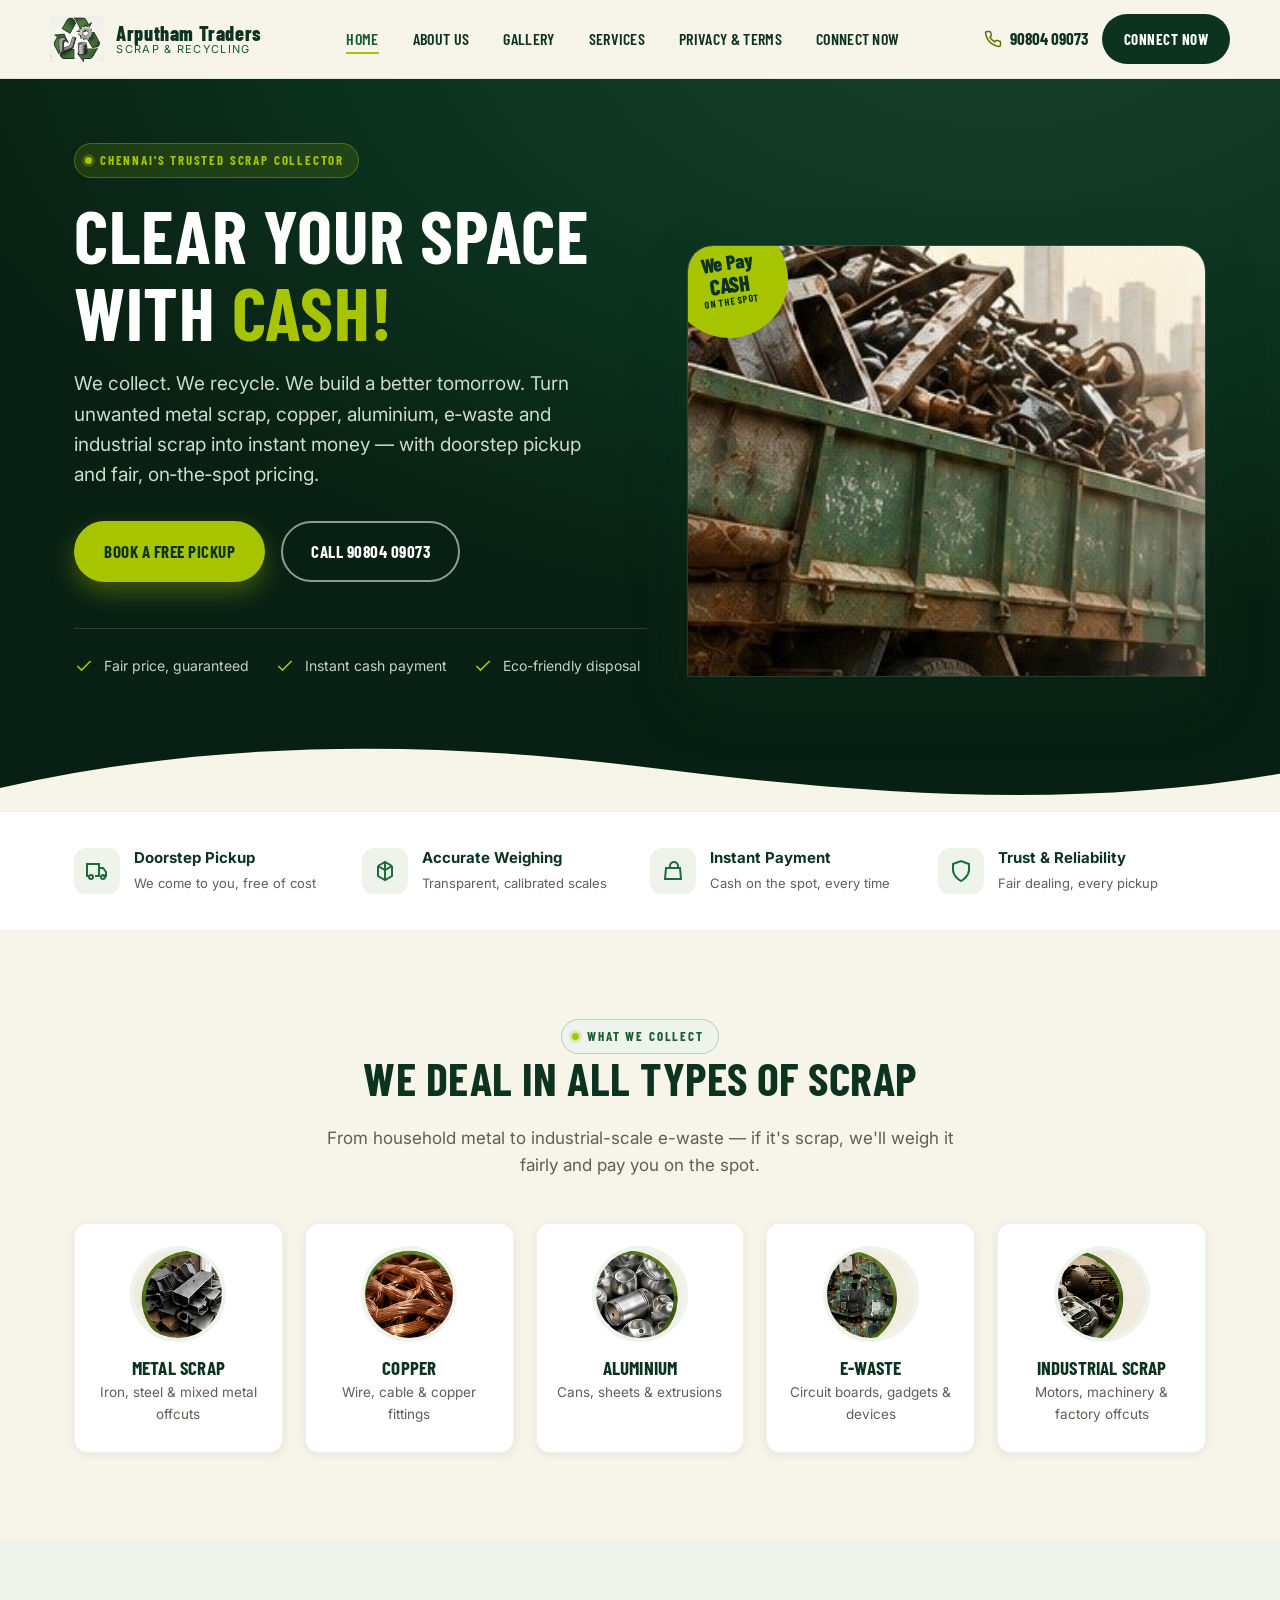
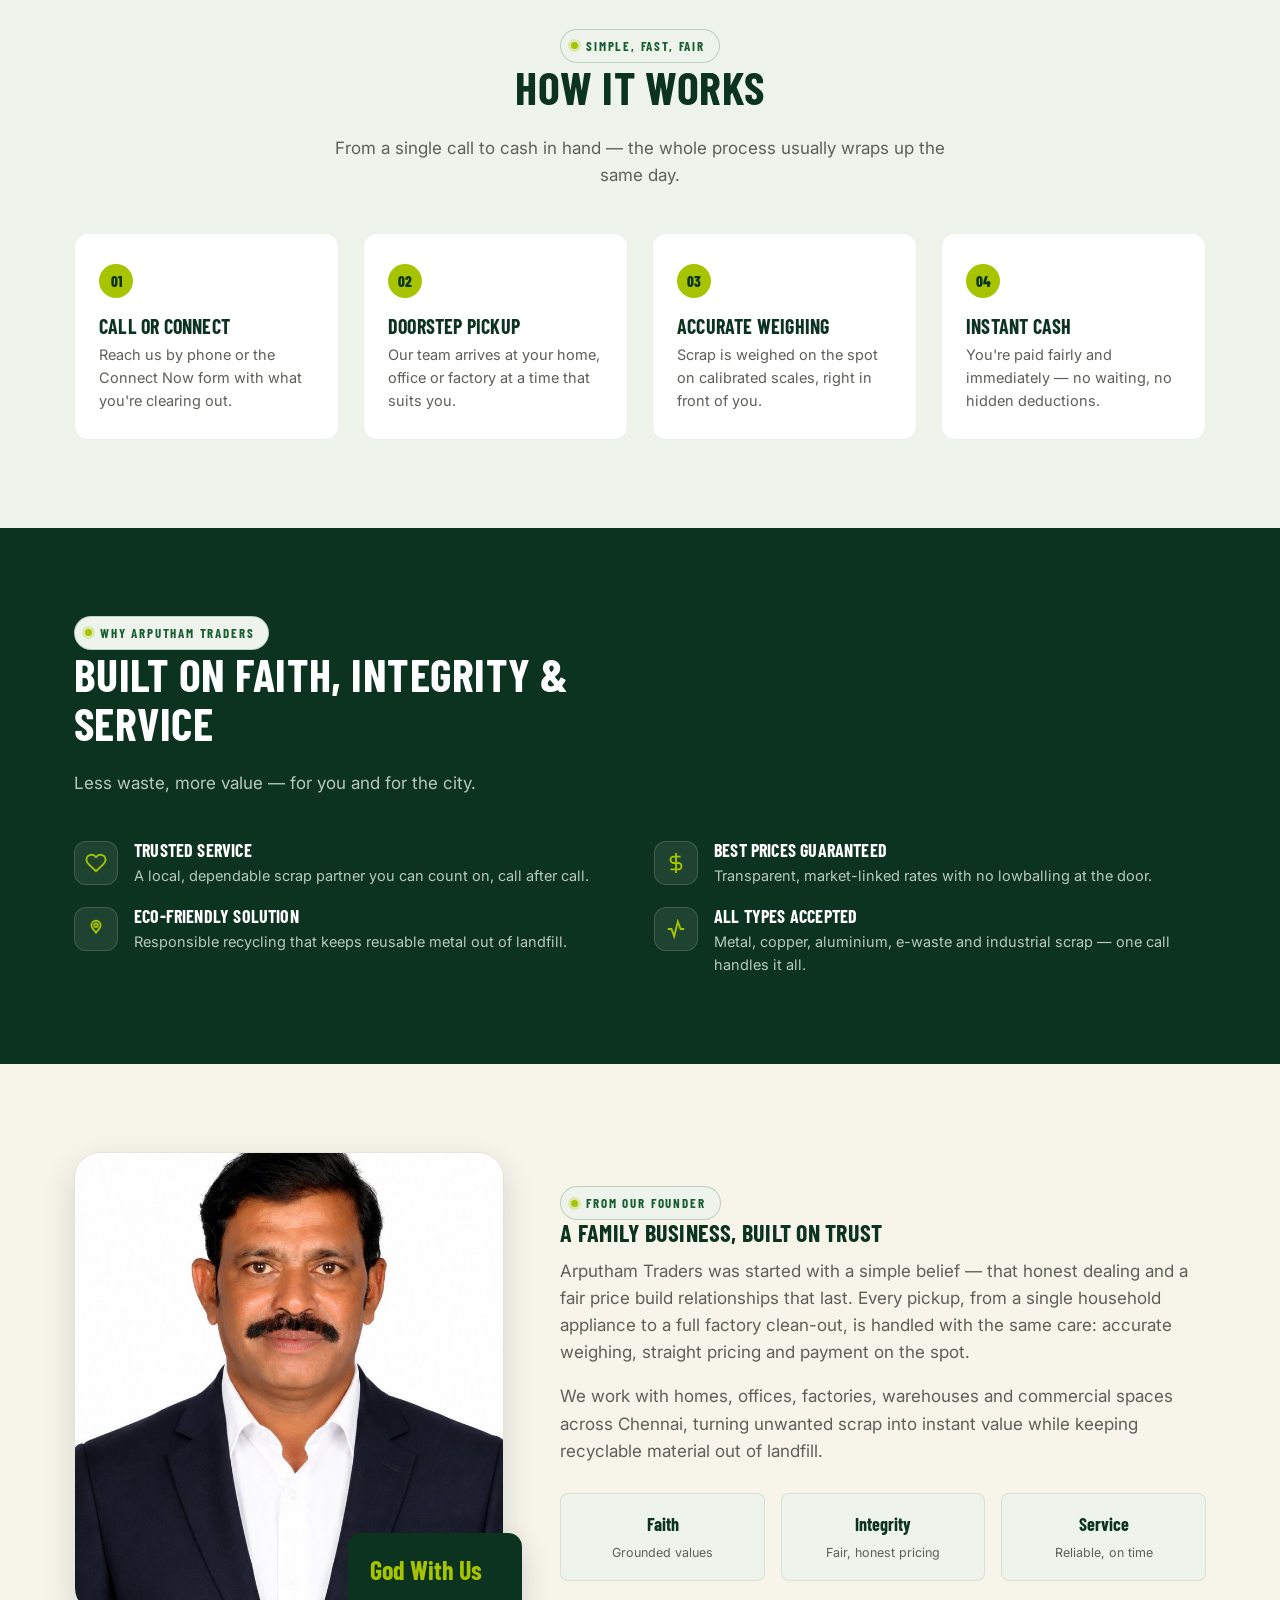
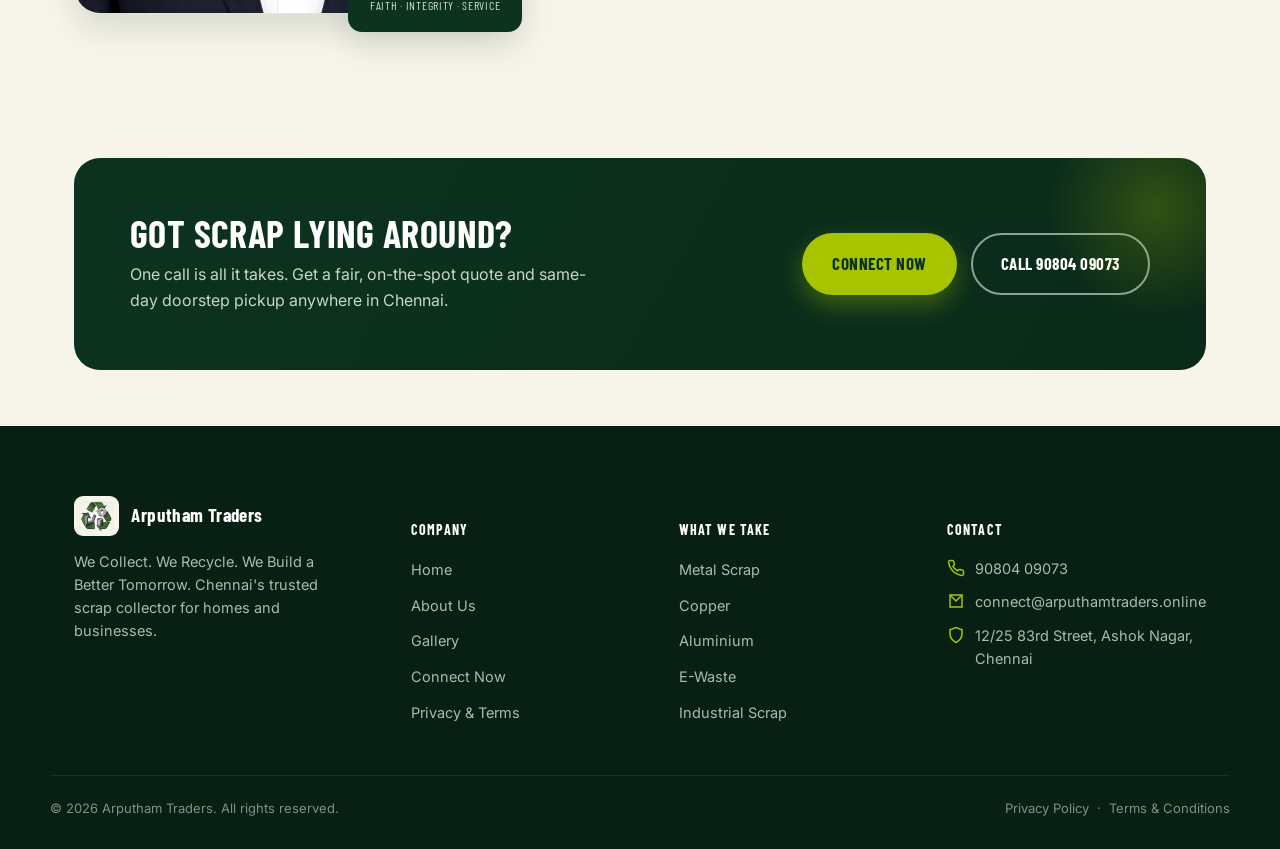
<file: index.html>
<!DOCTYPE html>
<html lang="en">
<head>
<meta charset="UTF-8">
<meta name="google-site-verification" content="ipY_VeFUPIVBNgYpab29Sr0UAEW6tB7D0t42BUZqQ6I" />
<meta http-equiv="X-UA-Compatible" content="IE=edge">
<meta name="viewport" content="width=device-width, initial-scale=1.0, maximum-scale=1">
<meta name="robots" content="index,follow">
<meta name="language" content="en-IN">
<meta name="author" content="Arputham Traders">
<meta name="copyright" content="Arputham Traders">
<meta name="revisit-after" content="3 days">

<meta name="google-site-verification" content="google-site-verification=Ri6x0KbRfHpKvhBydAhDSPBowV-YlX6QhYd6xmrqBak" />

<title>Scrap Buyers Chennai | Arputham Traders – House &amp; Home Clearing, Scrap Removal, Ashok Nagar</title>
<meta name="description" content="Arputham Traders is a trusted scrap buyer &amp; house clearing service in Chennai. We collect metal, copper, aluminium, e-waste &amp; industrial scrap with doorstep pickup, fair pricing and instant cash. Serving Ashok Nagar and all of Chennai, Tamil Nadu.">
<meta name="keywords" content="scrap buyers chennai, scrap dealers chennai, house clearing chennai, home clearing service, scrap removal chennai, metal scrap chennai, copper scrap chennai, aluminium scrap chennai, e-waste chennai, industrial scrap chennai, scrap collection ashok nagar, iron scrap buyers chennai, old newspaper scrap buyer chennai">
<link rel="canonical" href="https://arputhamtraders.online/">

<!-- Open Graph -->
<meta property="og:title" content="Scrap Buyers Chennai | Arputham Traders">
<meta property="og:description" content="Trusted scrap buyers &amp; house clearing service in Chennai — metal, copper, aluminium, e-waste &amp; industrial scrap. Doorstep pickup, fair pricing, instant cash.">
<meta property="og:url" content="https://arputhamtraders.online/">
<meta property="og:type" content="website">
<meta property="og:locale" content="en_IN">
<meta property="og:site_name" content="Arputham Traders">
<meta property="og:image" content="https://arputhamtraders.online/assets/img/og_cover.jpg">
<meta property="og:image:width" content="1200">
<meta property="og:image:height" content="630">

<!-- Twitter -->
<meta name="twitter:card" content="summary_large_image">
<meta name="twitter:title" content="Scrap Buyers Chennai | Arputham Traders">
<meta name="twitter:description" content="Trusted scrap buyers &amp; house clearing service in Chennai — metal, copper, aluminium, e-waste &amp; industrial scrap. Doorstep pickup, fair pricing, instant cash.">
<meta name="twitter:image" content="https://arputhamtraders.online/assets/img/og_cover.jpg">

<!-- Local / geo targeting -->
<meta name="city" content="Chennai">
<meta name="state" content="Tamil Nadu">
<meta name="geo.region" content="IN-TN">
<meta name="geo.placename" content="Chennai">
<meta name="geo.position" content="13.0369;80.2077">
<meta name="ICBM" content="13.0369, 80.2077">
<meta name="coverage" content="Chennai, Tamil Nadu, India">
<meta name="distribution" content="local">
<meta name="rating" content="General">
<meta name="target" content="all">

<link rel="icon" href="assets/img/logo_icon.png">
<link rel="preconnect" href="https://fonts.googleapis.com">
<link href="https://fonts.googleapis.com/css2?family=Barlow+Condensed:wght@600;700;800&family=Inter:wght@400;500;600;700&display=swap" rel="stylesheet">
<link rel="stylesheet" href="assets/css/style.css">

<!-- Local business structured data (helps Google show a rich local listing) -->
<script type="application/ld+json">
{
  "@context": "https://schema.org",
  "@type": "RecyclingCenter",
  "name": "Arputham Traders",
  "image": "https://arputhamtraders.online/assets/img/og_cover.jpg",
  "url": "https://arputhamtraders.online/",
  "telephone": "+91-90804-09073",
  "priceRange": "₹₹",
  "address": {
    "@type": "PostalAddress",
    "streetAddress": "12/25 83rd Street, Ashok Nagar",
    "addressLocality": "Chennai",
    "addressRegion": "Tamil Nadu",
    "addressCountry": "IN"
  },
  "geo": {
    "@type": "GeoCoordinates",
    "latitude": 13.0369,
    "longitude": 80.2077
  },
  "areaServed": {
    "@type": "City",
    "name": "Chennai"
  },
  "openingHoursSpecification": {
    "@type": "OpeningHoursSpecification",
    "dayOfWeek": ["Monday","Tuesday","Wednesday","Thursday","Friday","Saturday"],
    "opens": "09:00",
    "closes": "19:00"
  },
  "sameAs": []
}
</script>
</head>
<body>

<header class="site-header">
  <div class="container nav">
    <a href="index.html" class="brand">
      <img src="assets/img/logo_icon.png" alt="Arputham Traders logo">
      <span class="brand-text"><strong>Arputham Traders</strong><span>Scrap &amp; Recycling</span></span>
    </a>
    <ul class="nav-links">
      <li><a href="index.html" data-page="index.html" class="active">Home</a></li>
      <li><a href="about.html" data-page="about.html">About Us</a></li>
      <li><a href="gallery.html" data-page="gallery.html">Gallery</a></li>
      <li><a href="index.html#services">Services</a></li>
      <li><a href="legal.html" data-page="legal.html">Privacy &amp; Terms</a></li>
      <li><a href="connect.html" data-page="connect.html">Connect Now</a></li>
    </ul>
    <div class="nav-cta">
      <a class="nav-phone" href="tel:+919080409073">
        <svg viewBox="0 0 24 24" fill="none" stroke="currentColor" stroke-width="2"><path d="M22 16.9v3a2 2 0 0 1-2.2 2 19.8 19.8 0 0 1-8.6-3.1 19.5 19.5 0 0 1-6-6A19.8 19.8 0 0 1 2.1 4.2 2 2 0 0 1 4.1 2h3a2 2 0 0 1 2 1.7c.1.9.3 1.8.6 2.7a2 2 0 0 1-.5 2.1L8 9.8a16 16 0 0 0 6 6l1.3-1.3a2 2 0 0 1 2.1-.5c.9.3 1.8.5 2.7.6a2 2 0 0 1 1.9 2z"/></svg>
        90804 09073
      </a>
      <a href="connect.html" class="btn btn--dark btn--sm">Connect Now</a>
    </div>
    <button class="nav-toggle" aria-label="Toggle menu" aria-expanded="false">
      <span></span><span></span><span></span>
    </button>
  </div>
</header>

<!-- ============================= HERO ============================= -->
<section class="hero">
  <div class="container hero-grid">
    <div class="hero-copy" data-reveal>
      <span class="eyebrow">Chennai's Trusted Scrap Collector</span>
      <h1>Clear Your Space<br>With <span class="hl">Cash!</span></h1>
      <p class="lead">We collect. We recycle. We build a better tomorrow. Turn unwanted metal scrap, copper, aluminium, e‑waste and industrial scrap into instant money — with doorstep pickup and fair, on‑the‑spot pricing.</p>
      <div class="hero-actions">
        <a href="connect.html" class="btn btn--primary">Book a Free Pickup</a>
        <a href="tel:+919080409073" class="btn btn--outline">Call 90804 09073</a>
      </div>
      <div class="hero-trust">
        <div><svg viewBox="0 0 24 24" fill="none" stroke="currentColor" stroke-width="2"><path d="M20 6 9 17l-5-5"/></svg> Fair price, guaranteed</div>
        <div><svg viewBox="0 0 24 24" fill="none" stroke="currentColor" stroke-width="2"><path d="M20 6 9 17l-5-5"/></svg> Instant cash payment</div>
        <div><svg viewBox="0 0 24 24" fill="none" stroke="currentColor" stroke-width="2"><path d="M20 6 9 17l-5-5"/></svg> Eco-friendly disposal</div>
      </div>
    </div>
    <div class="hero-visual" data-reveal>
      <div class="frame">
        <img src="assets/img/hero_truck.jpg" alt="Arputham Traders scrap collection truck with a load of metal scrap">
        <div class="cash-badge"><span>We Pay</span><span style="font-size:22px">CASH</span><small>ON THE SPOT</small></div>
      </div>
    </div>
  </div>

  <svg class="hero-wave" viewBox="0 0 1440 90" preserveAspectRatio="none"><path fill="#f7f4ea" d="M0,64 C240,10 480,10 720,40 C960,70 1200,90 1440,48 L1440,90 L0,90 Z"/></svg>
</section>

<!-- ============================= TRUST STRIP ============================= -->
<section class="strip">
  <div class="container">
    <div class="strip-item" data-reveal>
      <div class="ico"><svg viewBox="0 0 24 24" fill="none" stroke="currentColor" stroke-width="2"><path d="M10 17h4V5H2v12h3M14 9h4l3 4v4h-3M6 20a2 2 0 1 0 0-4 2 2 0 0 0 0 4Zm12 0a2 2 0 1 0 0-4 2 2 0 0 0 0 4Z"/></svg></div>
      <div><strong>Doorstep Pickup</strong><span>We come to you, free of cost</span></div>
    </div>
    <div class="strip-item" data-reveal style="--i:1">
      <div class="ico"><svg viewBox="0 0 24 24" fill="none" stroke="currentColor" stroke-width="2"><path d="M12 3v18M5 7l7-4 7 4M5 7v10l7 4 7-4V7M5 7l7 4 7-4"/></svg></div>
      <div><strong>Accurate Weighing</strong><span>Transparent, calibrated scales</span></div>
    </div>
    <div class="strip-item" data-reveal style="--i:2">
      <div class="ico"><svg viewBox="0 0 24 24" fill="none" stroke="currentColor" stroke-width="2"><path d="M17 9V7a4 4 0 0 0-8 0v2M5 9h14l1 11H4L5 9Z"/></svg></div>
      <div><strong>Instant Payment</strong><span>Cash on the spot, every time</span></div>
    </div>
    <div class="strip-item" data-reveal style="--i:3">
      <div class="ico"><svg viewBox="0 0 24 24" fill="none" stroke="currentColor" stroke-width="2"><path d="M12 22s8-4.5 8-11V5l-8-3-8 3v6c0 6.5 8 11 8 11Z"/></svg></div>
      <div><strong>Trust &amp; Reliability</strong><span>Fair dealing, every pickup</span></div>
    </div>
  </div>
</section>

<!-- ============================= SERVICES / CATEGORIES ============================= -->
<section class="section" id="services">
  <div class="container">
    <div class="section-head center" data-reveal>
      <span class="eyebrow">What We Collect</span>
      <h2>We Deal In All Types Of Scrap</h2>
      <p>From household metal to industrial-scale e-waste — if it's scrap, we'll weigh it fairly and pay you on the spot.</p>
    </div>
    <div class="cats" data-reveal-group>
      <div class="cat-card" data-reveal>
        <div class="photo"><img src="assets/img/cat_metal_scrap.png" alt="Metal scrap"></div>
        <h4>Metal Scrap</h4>
        <p>Iron, steel &amp; mixed metal offcuts</p>
      </div>
      <div class="cat-card" data-reveal style="--i:1">
        <div class="photo"><img src="assets/img/cat_copper.png" alt="Copper wire scrap"></div>
        <h4>Copper</h4>
        <p>Wire, cable &amp; copper fittings</p>
      </div>
      <div class="cat-card" data-reveal style="--i:2">
        <div class="photo"><img src="assets/img/cat_aluminium.png" alt="Aluminium cans and scrap"></div>
        <h4>Aluminium</h4>
        <p>Cans, sheets &amp; extrusions</p>
      </div>
      <div class="cat-card" data-reveal style="--i:3">
        <div class="photo"><img src="assets/img/cat_ewaste.png" alt="Electronic waste circuit boards"></div>
        <h4>E-Waste</h4>
        <p>Circuit boards, gadgets &amp; devices</p>
      </div>
      <div class="cat-card" data-reveal style="--i:4">
        <div class="photo"><img src="assets/img/cat_industrial.png" alt="Industrial machine parts scrap"></div>
        <h4>Industrial Scrap</h4>
        <p>Motors, machinery &amp; factory offcuts</p>
      </div>
    </div>
  </div>
</section>

<!-- ============================= HOW IT WORKS ============================= -->
<section class="section section--tint">
  <div class="container">
    <div class="section-head center" data-reveal>
      <span class="eyebrow">Simple, Fast, Fair</span>
      <h2>How It Works</h2>
      <p>From a single call to cash in hand — the whole process usually wraps up the same day.</p>
    </div>
    <div class="steps" data-reveal-group>
      <div class="step" data-reveal>
        <h4>Call or Connect</h4>
        <p>Reach us by phone or the Connect Now form with what you're clearing out.</p>
      </div>
      <div class="step" data-reveal style="--i:1">
        <h4>Doorstep Pickup</h4>
        <p>Our team arrives at your home, office or factory at a time that suits you.</p>
      </div>
      <div class="step" data-reveal style="--i:2">
        <h4>Accurate Weighing</h4>
        <p>Scrap is weighed on the spot on calibrated scales, right in front of you.</p>
      </div>
      <div class="step" data-reveal style="--i:3">
        <h4>Instant Cash</h4>
        <p>You're paid fairly and immediately — no waiting, no hidden deductions.</p>
      </div>
    </div>
  </div>
</section>

<!-- ============================= WHY US ============================= -->
<section class="section section--forest">
  <div class="container">
    <div class="section-head" data-reveal>
      <span class="eyebrow">Why Arputham Traders</span>
      <h2>Built On Faith, Integrity &amp; Service</h2>
      <p>Less waste, more value — for you and for the city.</p>
    </div>
    <div class="features" data-reveal-group>
      <div class="feature" data-reveal>
        <div class="ico"><svg viewBox="0 0 24 24" fill="none" stroke="currentColor" stroke-width="2" width="22" height="22"><path d="M20.8 4.6a5.5 5.5 0 0 0-7.8 0L12 5.5l-1-.9a5.5 5.5 0 0 0-7.8 7.8l1 1L12 21l7.8-7.6 1-1a5.5 5.5 0 0 0 0-7.8Z"/></svg></div>
        <div><h4>Trusted Service</h4><p>A local, dependable scrap partner you can count on, call after call.</p></div>
      </div>
      <div class="feature" data-reveal style="--i:1">
        <div class="ico"><svg viewBox="0 0 24 24" fill="none" stroke="currentColor" stroke-width="2" width="22" height="22"><path d="M12 1v22M17 5H9.5a3.5 3.5 0 0 0 0 7h5a3.5 3.5 0 0 1 0 7H6"/></svg></div>
        <div><h4>Best Prices Guaranteed</h4><p>Transparent, market-linked rates with no lowballing at the door.</p></div>
      </div>
      <div class="feature" data-reveal style="--i:2">
        <div class="ico"><svg viewBox="0 0 24 24" fill="none" stroke="currentColor" stroke-width="2" width="22" height="22"><path d="M17 8c0 3-2 4-5 8-3-4-5-5-5-8a5 5 0 0 1 10 0Z"/><circle cx="12" cy="8" r="2"/></svg></div>
        <div><h4>Eco-Friendly Solution</h4><p>Responsible recycling that keeps reusable metal out of landfill.</p></div>
      </div>
      <div class="feature" data-reveal style="--i:3">
        <div class="ico"><svg viewBox="0 0 24 24" fill="none" stroke="currentColor" stroke-width="2" width="22" height="22"><path d="M3 12h4l3 8 4-16 3 8h4"/></svg></div>
        <div><h4>All Types Accepted</h4><p>Metal, copper, aluminium, e-waste and industrial scrap — one call handles it all.</p></div>
      </div>
    </div>
  </div>
</section>

<!-- ============================= FOUNDER SPLIT ============================= -->
<section class="section">
  <div class="container split">
    <div class="split-media" data-reveal>
      <div class="photo-frame"><img src="assets/img/founder.jpg" alt="Founder of Arputham Traders"></div>
      <div class="tag"><strong>God With Us</strong><span>Faith &middot; Integrity &middot; Service</span></div>
    </div>
    <div data-reveal style="--i:1">
      <span class="eyebrow">From Our Founder</span>
      <h2>A Family Business, Built On Trust</h2>
      <p style="color:var(--muted); font-size:17px;">Arputham Traders was started with a simple belief — that honest dealing and a fair price build relationships that last. Every pickup, from a single household appliance to a full factory clean-out, is handled with the same care: accurate weighing, straight pricing and payment on the spot.</p>
      <p style="color:var(--muted); font-size:17px;">We work with homes, offices, factories, warehouses and commercial spaces across Chennai, turning unwanted scrap into instant value while keeping recyclable material out of landfill.</p>
      <div class="values">
        <div class="value-pill"><strong>Faith</strong><span>Grounded values</span></div>
        <div class="value-pill"><strong>Integrity</strong><span>Fair, honest pricing</span></div>
        <div class="value-pill"><strong>Service</strong><span>Reliable, on time</span></div>
      </div>
    </div>
  </div>
</section>

<!-- ============================= CTA BANNER ============================= -->
<section class="section--tight">
  <div class="container">
    <div class="cta-banner" data-reveal>
      <div>
        <h2>Got Scrap Lying Around?</h2>
        <p>One call is all it takes. Get a fair, on-the-spot quote and same-day doorstep pickup anywhere in Chennai.</p>
      </div>
      <div class="cta-actions">
        <a href="connect.html" class="btn btn--primary">Connect Now</a>
        <a href="tel:+919080409073" class="btn btn--outline">Call 90804 09073</a>
      </div>
    </div>
  </div>
</section>

<!-- ============================= FOOTER ============================= -->
<footer class="site-footer">
  <div class="container footer-grid">
    <div>
      <div class="footer-brand">
        <img src="assets/img/logo_icon.png" alt="Arputham Traders">
        <strong>Arputham Traders</strong>
      </div>
      <p style="font-size:14.5px; max-width:280px;">We Collect. We Recycle. We Build a Better Tomorrow. Chennai's trusted scrap collector for homes and businesses.</p>
    </div>
    <div class="footer-col">
      <h5>Company</h5>
      <ul>
        <li><a href="index.html">Home</a></li>
        <li><a href="about.html">About Us</a></li>
        <li><a href="gallery.html" data-page="gallery.html">Gallery</a></li>
        <li><a href="connect.html">Connect Now</a></li>
        <li><a href="legal.html">Privacy &amp; Terms</a></li>
      </ul>
    </div>
    <div class="footer-col">
      <h5>What We Take</h5>
      <ul>
        <li><a href="index.html#services">Metal Scrap</a></li>
        <li><a href="index.html#services">Copper</a></li>
        <li><a href="index.html#services">Aluminium</a></li>
        <li><a href="index.html#services">E-Waste</a></li>
        <li><a href="index.html#services">Industrial Scrap</a></li>
      </ul>
    </div>
    <div class="footer-col">
      <h5>Contact</h5>
      <ul class="footer-contact">
        <li><svg viewBox="0 0 24 24" fill="none" stroke="currentColor" stroke-width="2"><path d="M22 16.9v3a2 2 0 0 1-2.2 2 19.8 19.8 0 0 1-8.6-3.1 19.5 19.5 0 0 1-6-6A19.8 19.8 0 0 1 2.1 4.2 2 2 0 0 1 4.1 2h3a2 2 0 0 1 2 1.7c.1.9.3 1.8.6 2.7a2 2 0 0 1-.5 2.1L8 9.8a16 16 0 0 0 6 6l1.3-1.3a2 2 0 0 1 2.1-.5c.9.3 1.8.5 2.7.6a2 2 0 0 1 1.9 2z"/></svg><a href="tel:+919080409073">90804 09073</a></li>
        <li><svg viewBox="0 0 24 24" fill="none" stroke="currentColor" stroke-width="2"><path d="M4 4h16v16H4z"/><path d="m4 4 8 8 8-8"/></svg><a href="mailto:connect@arputhamtraders.online">connect@arputhamtraders.online</a></li>
        <li><svg viewBox="0 0 24 24" fill="none" stroke="currentColor" stroke-width="2"><path d="M12 22s8-4.5 8-11V5l-8-3-8 3v6c0 6.5 8 11 8 11Z"/></svg><span>12/25 83rd Street, Ashok Nagar, Chennai</span></li>
      </ul>
    </div>
  </div>
  <div class="container footer-bottom">
    <span>&copy; <span data-year></span> Arputham Traders. All rights reserved.</span>
    <span><a href="legal.html#privacy">Privacy Policy</a> &nbsp;&middot;&nbsp; <a href="legal.html#terms">Terms &amp; Conditions</a></span>
  </div>
</footer>

<script src="assets/js/main.js"></script>
</body>
</html>
</file>
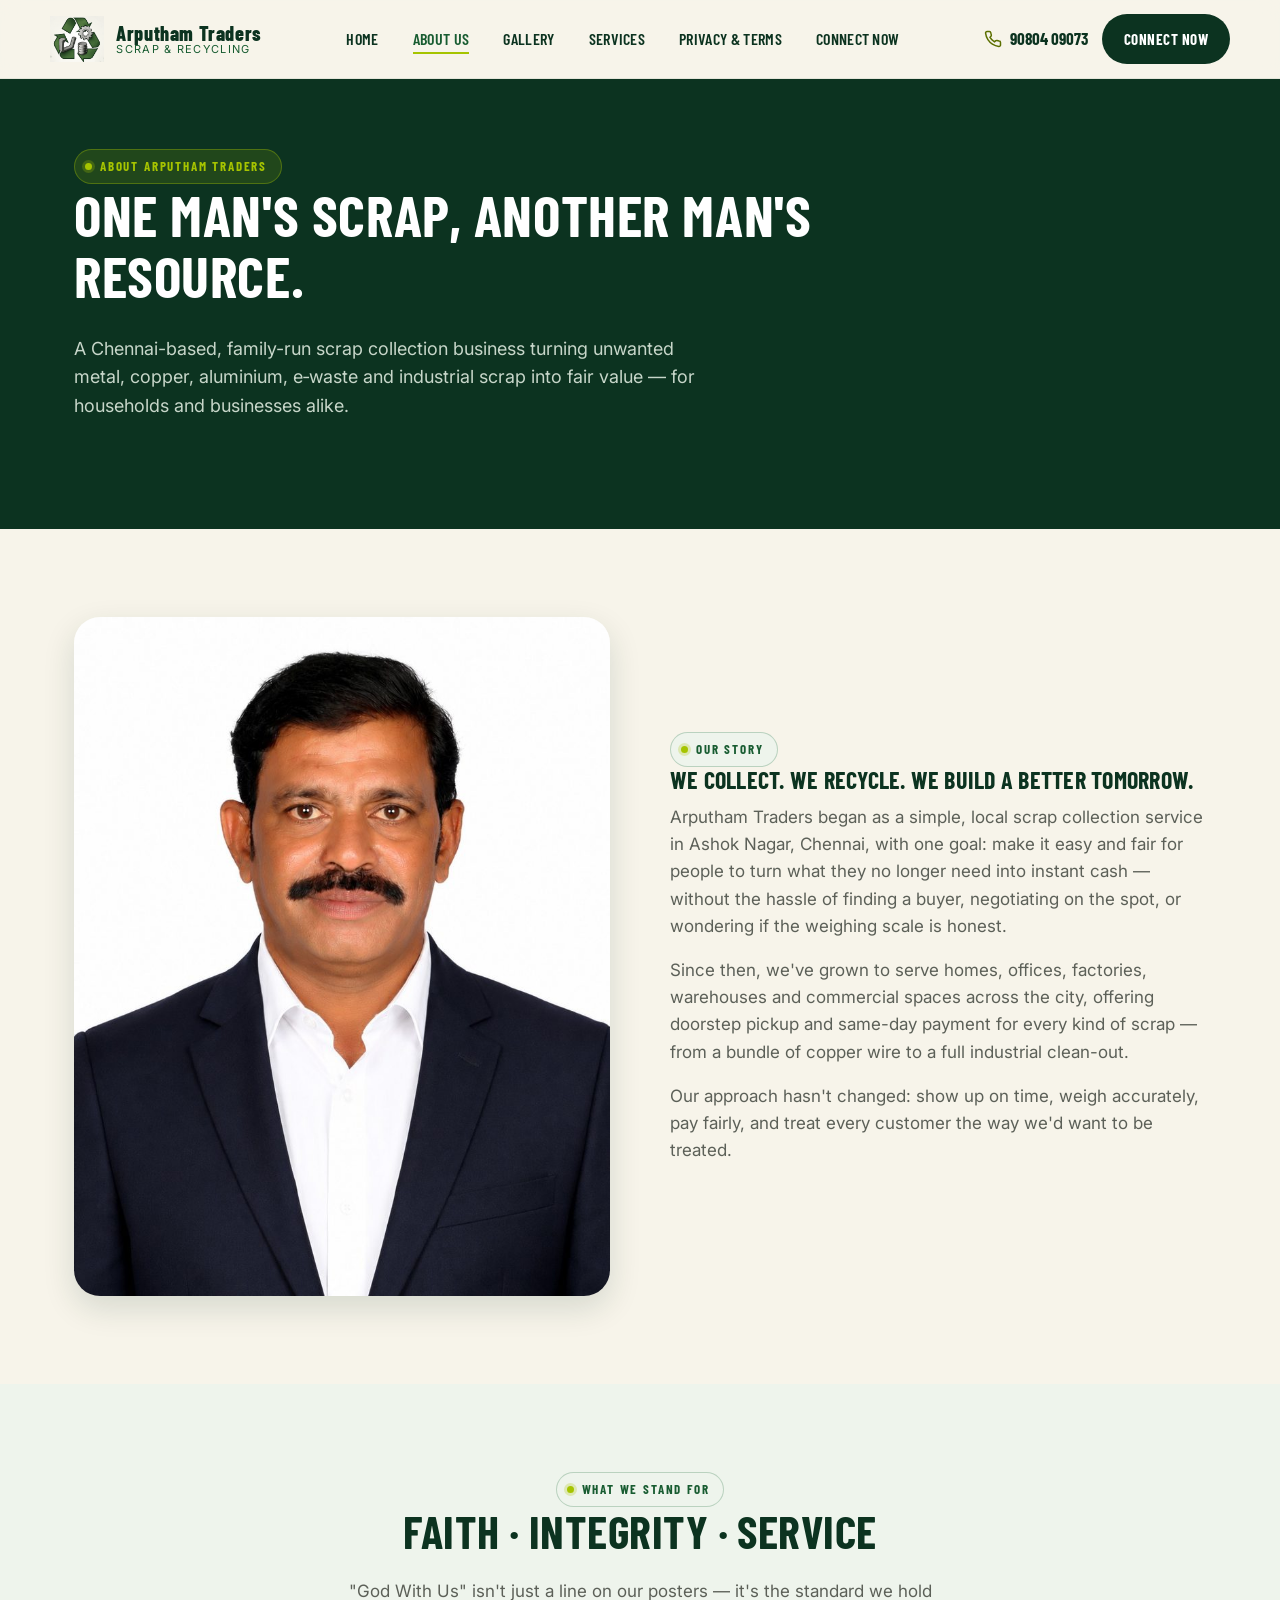
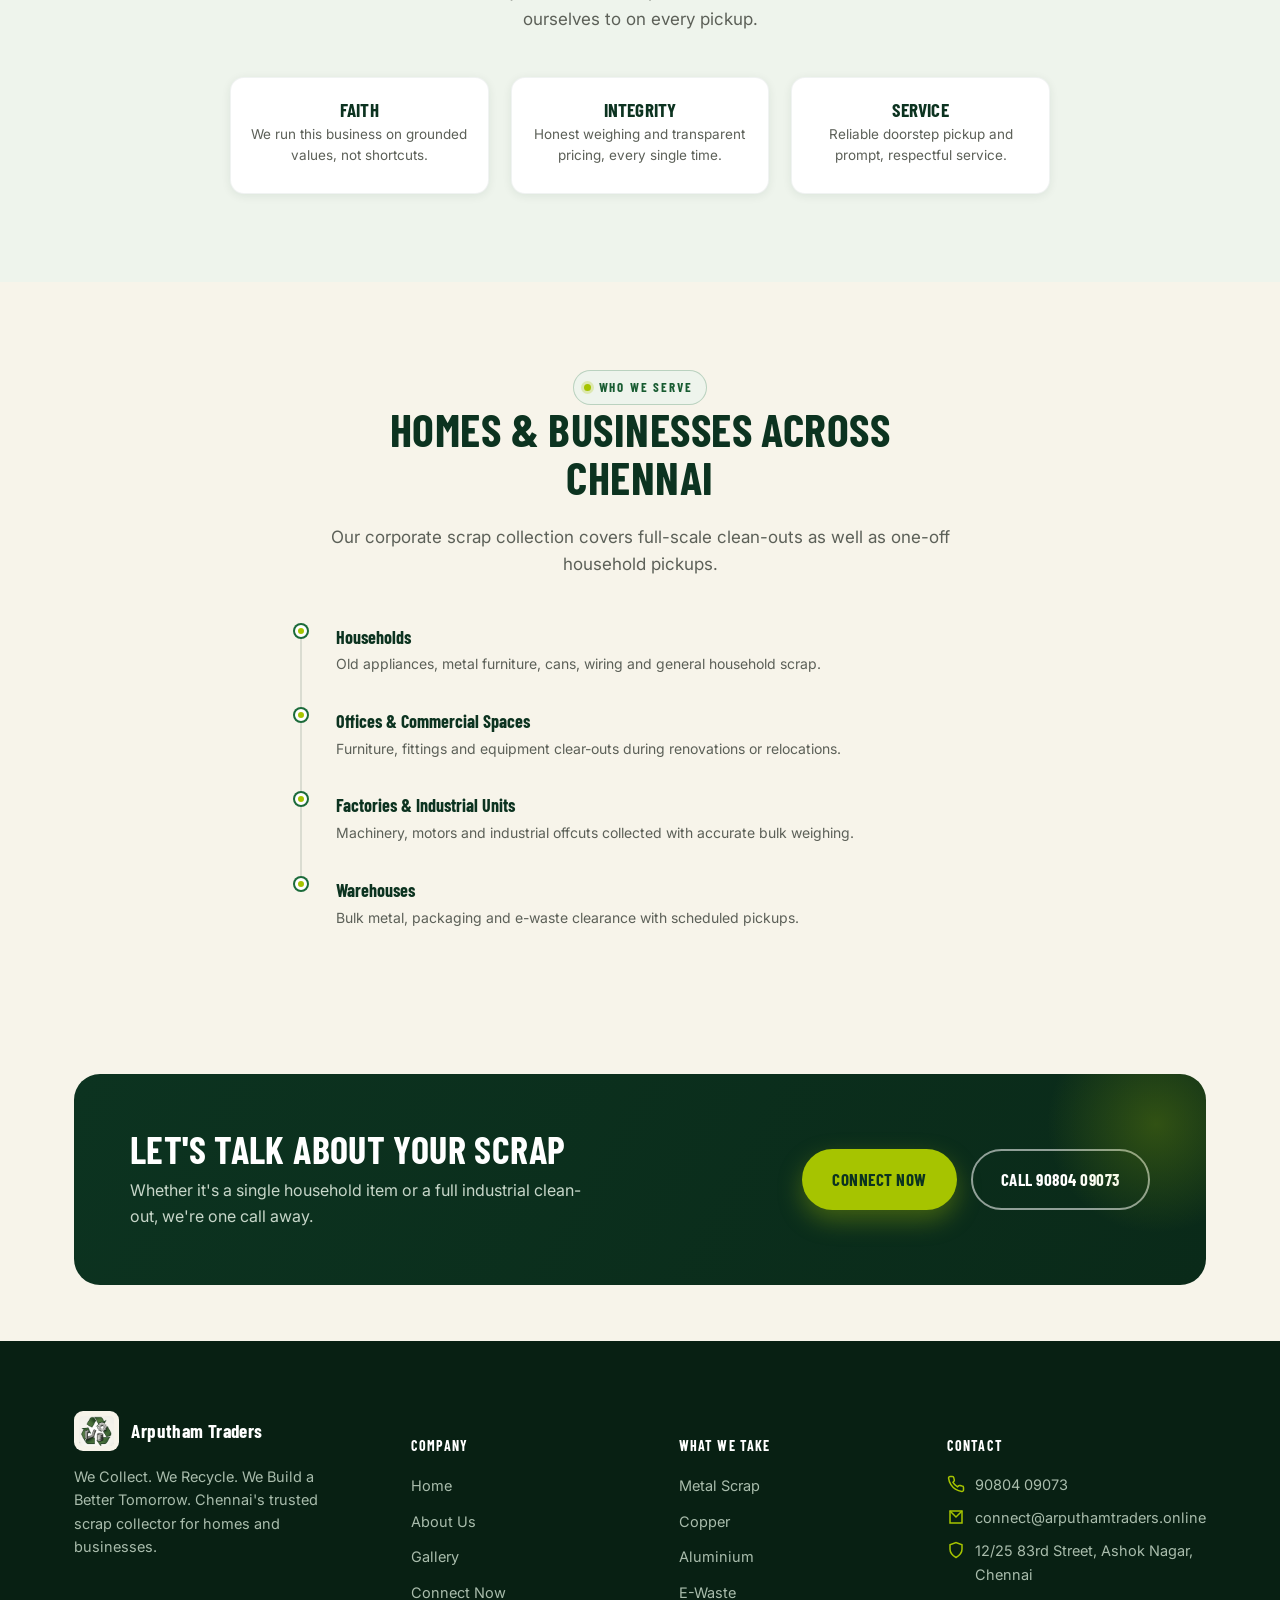
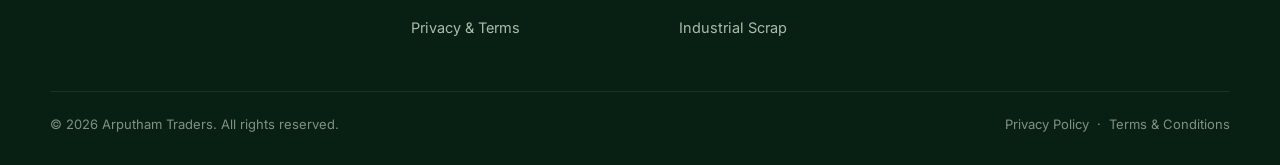
<file: about.html>
<!DOCTYPE html>
<html lang="en">
<head>
<meta charset="UTF-8">
<meta name="viewport" content="width=device-width, initial-scale=1.0">
<title>About Us | Arputham Traders</title>
<meta name="description" content="Learn about Arputham Traders — Chennai's family-run scrap collection business built on faith, integrity and service.">
<link rel="icon" href="assets/img/logo_icon.png">
<link rel="preconnect" href="https://fonts.googleapis.com">
<link href="https://fonts.googleapis.com/css2?family=Barlow+Condensed:wght@600;700;800&family=Inter:wght@400;500;600;700&display=swap" rel="stylesheet">
<link rel="stylesheet" href="assets/css/style.css">
</head>
<body>

<header class="site-header">
  <div class="container nav">
    <a href="index.html" class="brand">
      <img src="assets/img/logo_icon.png" alt="Arputham Traders logo">
      <span class="brand-text"><strong>Arputham Traders</strong><span>Scrap &amp; Recycling</span></span>
    </a>
    <ul class="nav-links">
      <li><a href="index.html" data-page="index.html">Home</a></li>
      <li><a href="about.html" data-page="about.html" class="active">About Us</a></li>
      <li><a href="gallery.html" data-page="gallery.html">Gallery</a></li>
      <li><a href="index.html#services">Services</a></li>
      <li><a href="legal.html" data-page="legal.html">Privacy &amp; Terms</a></li>
      <li><a href="connect.html" data-page="connect.html">Connect Now</a></li>
    </ul>
    <div class="nav-cta">
      <a class="nav-phone" href="tel:+919080409073">
        <svg viewBox="0 0 24 24" fill="none" stroke="currentColor" stroke-width="2"><path d="M22 16.9v3a2 2 0 0 1-2.2 2 19.8 19.8 0 0 1-8.6-3.1 19.5 19.5 0 0 1-6-6A19.8 19.8 0 0 1 2.1 4.2 2 2 0 0 1 4.1 2h3a2 2 0 0 1 2 1.7c.1.9.3 1.8.6 2.7a2 2 0 0 1-.5 2.1L8 9.8a16 16 0 0 0 6 6l1.3-1.3a2 2 0 0 1 2.1-.5c.9.3 1.8.5 2.7.6a2 2 0 0 1 1.9 2z"/></svg>
        90804 09073
      </a>
      <a href="connect.html" class="btn btn--dark btn--sm">Connect Now</a>
    </div>
    <button class="nav-toggle" aria-label="Toggle menu" aria-expanded="false">
      <span></span><span></span><span></span>
    </button>
  </div>
</header>

<section class="about-hero">
  <div class="container" data-reveal>
    <span class="eyebrow">About Arputham Traders</span>
    <h1>One Man's Scrap, Another Man's Resource.</h1>
    <p>A Chennai-based, family-run scrap collection business turning unwanted metal, copper, aluminium, e‑waste and industrial scrap into fair value — for households and businesses alike.</p>
  </div>
</section>

<section class="section">
  <div class="container story-grid">
    <div data-reveal>
      <img src="assets/img/founder.jpg" alt="Founder of Arputham Traders">
    </div>
    <div data-reveal style="--i:1">
      <span class="eyebrow">Our Story</span>
      <h2>We Collect. We Recycle. We Build a Better Tomorrow.</h2>
      <p style="color:var(--muted); font-size:17px;">Arputham Traders began as a simple, local scrap collection service in Ashok Nagar, Chennai, with one goal: make it easy and fair for people to turn what they no longer need into instant cash — without the hassle of finding a buyer, negotiating on the spot, or wondering if the weighing scale is honest.</p>
      <p style="color:var(--muted); font-size:17px;">Since then, we've grown to serve homes, offices, factories, warehouses and commercial spaces across the city, offering doorstep pickup and same-day payment for every kind of scrap — from a bundle of copper wire to a full industrial clean-out.</p>
      <p style="color:var(--muted); font-size:17px;">Our approach hasn't changed: show up on time, weigh accurately, pay fairly, and treat every customer the way we'd want to be treated.</p>
    </div>
  </div>
</section>

<section class="section section--tint">
  <div class="container">
    <div class="section-head center" data-reveal>
      <span class="eyebrow">What We Stand For</span>
      <h2>Faith &middot; Integrity &middot; Service</h2>
      <p>"God With Us" isn't just a line on our posters — it's the standard we hold ourselves to on every pickup.</p>
    </div>
    <div class="cats" data-reveal-group style="grid-template-columns:repeat(3,1fr); max-width:820px; margin:0 auto;">
      <div class="cat-card" data-reveal>
        <h4>Faith</h4>
        <p>We run this business on grounded values, not shortcuts.</p>
      </div>
      <div class="cat-card" data-reveal style="--i:1">
        <h4>Integrity</h4>
        <p>Honest weighing and transparent pricing, every single time.</p>
      </div>
      <div class="cat-card" data-reveal style="--i:2">
        <h4>Service</h4>
        <p>Reliable doorstep pickup and prompt, respectful service.</p>
      </div>
    </div>
  </div>
</section>

<section class="section">
  <div class="container">
    <div class="section-head center" data-reveal>
      <span class="eyebrow">Who We Serve</span>
      <h2>Homes &amp; Businesses Across Chennai</h2>
      <p>Our corporate scrap collection covers full-scale clean-outs as well as one-off household pickups.</p>
    </div>
    <ul class="timeline" data-reveal-group style="max-width:680px; margin:0 auto;">
      <li data-reveal>
        <strong>Households</strong>
        <span>Old appliances, metal furniture, cans, wiring and general household scrap.</span>
      </li>
      <li data-reveal style="--i:1">
        <strong>Offices &amp; Commercial Spaces</strong>
        <span>Furniture, fittings and equipment clear-outs during renovations or relocations.</span>
      </li>
      <li data-reveal style="--i:2">
        <strong>Factories &amp; Industrial Units</strong>
        <span>Machinery, motors and industrial offcuts collected with accurate bulk weighing.</span>
      </li>
      <li data-reveal style="--i:3">
        <strong>Warehouses</strong>
        <span>Bulk metal, packaging and e-waste clearance with scheduled pickups.</span>
      </li>
    </ul>
  </div>
</section>

<section class="section--tight">
  <div class="container">
    <div class="cta-banner" data-reveal>
      <div>
        <h2>Let's Talk About Your Scrap</h2>
        <p>Whether it's a single household item or a full industrial clean-out, we're one call away.</p>
      </div>
      <div class="cta-actions">
        <a href="connect.html" class="btn btn--primary">Connect Now</a>
        <a href="tel:+919080409073" class="btn btn--outline">Call 90804 09073</a>
      </div>
    </div>
  </div>
</section>

<footer class="site-footer">
  <div class="container footer-grid">
    <div>
      <div class="footer-brand">
        <img src="assets/img/logo_icon.png" alt="Arputham Traders">
        <strong>Arputham Traders</strong>
      </div>
      <p style="font-size:14.5px; max-width:280px;">We Collect. We Recycle. We Build a Better Tomorrow. Chennai's trusted scrap collector for homes and businesses.</p>
    </div>
    <div class="footer-col">
      <h5>Company</h5>
      <ul>
        <li><a href="index.html">Home</a></li>
        <li><a href="about.html">About Us</a></li>
        <li><a href="gallery.html" data-page="gallery.html">Gallery</a></li>
        <li><a href="connect.html">Connect Now</a></li>
        <li><a href="legal.html">Privacy &amp; Terms</a></li>
      </ul>
    </div>
    <div class="footer-col">
      <h5>What We Take</h5>
      <ul>
        <li><a href="index.html#services">Metal Scrap</a></li>
        <li><a href="index.html#services">Copper</a></li>
        <li><a href="index.html#services">Aluminium</a></li>
        <li><a href="index.html#services">E-Waste</a></li>
        <li><a href="index.html#services">Industrial Scrap</a></li>
      </ul>
    </div>
    <div class="footer-col">
      <h5>Contact</h5>
      <ul class="footer-contact">
        <li><svg viewBox="0 0 24 24" fill="none" stroke="currentColor" stroke-width="2"><path d="M22 16.9v3a2 2 0 0 1-2.2 2 19.8 19.8 0 0 1-8.6-3.1 19.5 19.5 0 0 1-6-6A19.8 19.8 0 0 1 2.1 4.2 2 2 0 0 1 4.1 2h3a2 2 0 0 1 2 1.7c.1.9.3 1.8.6 2.7a2 2 0 0 1-.5 2.1L8 9.8a16 16 0 0 0 6 6l1.3-1.3a2 2 0 0 1 2.1-.5c.9.3 1.8.5 2.7.6a2 2 0 0 1 1.9 2z"/></svg><a href="tel:+919080409073">90804 09073</a></li>
        <li><svg viewBox="0 0 24 24" fill="none" stroke="currentColor" stroke-width="2"><path d="M4 4h16v16H4z"/><path d="m4 4 8 8 8-8"/></svg><a href="mailto:connect@arputhamtraders.online">connect@arputhamtraders.online</a></li>
        <li><svg viewBox="0 0 24 24" fill="none" stroke="currentColor" stroke-width="2"><path d="M12 22s8-4.5 8-11V5l-8-3-8 3v6c0 6.5 8 11 8 11Z"/></svg><span>12/25 83rd Street, Ashok Nagar, Chennai</span></li>
      </ul>
    </div>
  </div>
  <div class="container footer-bottom">
    <span>&copy; <span data-year></span> Arputham Traders. All rights reserved.</span>
    <span><a href="legal.html#privacy">Privacy Policy</a> &nbsp;&middot;&nbsp; <a href="legal.html#terms">Terms &amp; Conditions</a></span>
  </div>
</footer>

<script src="assets/js/main.js"></script>
</body>
</html>
</file>
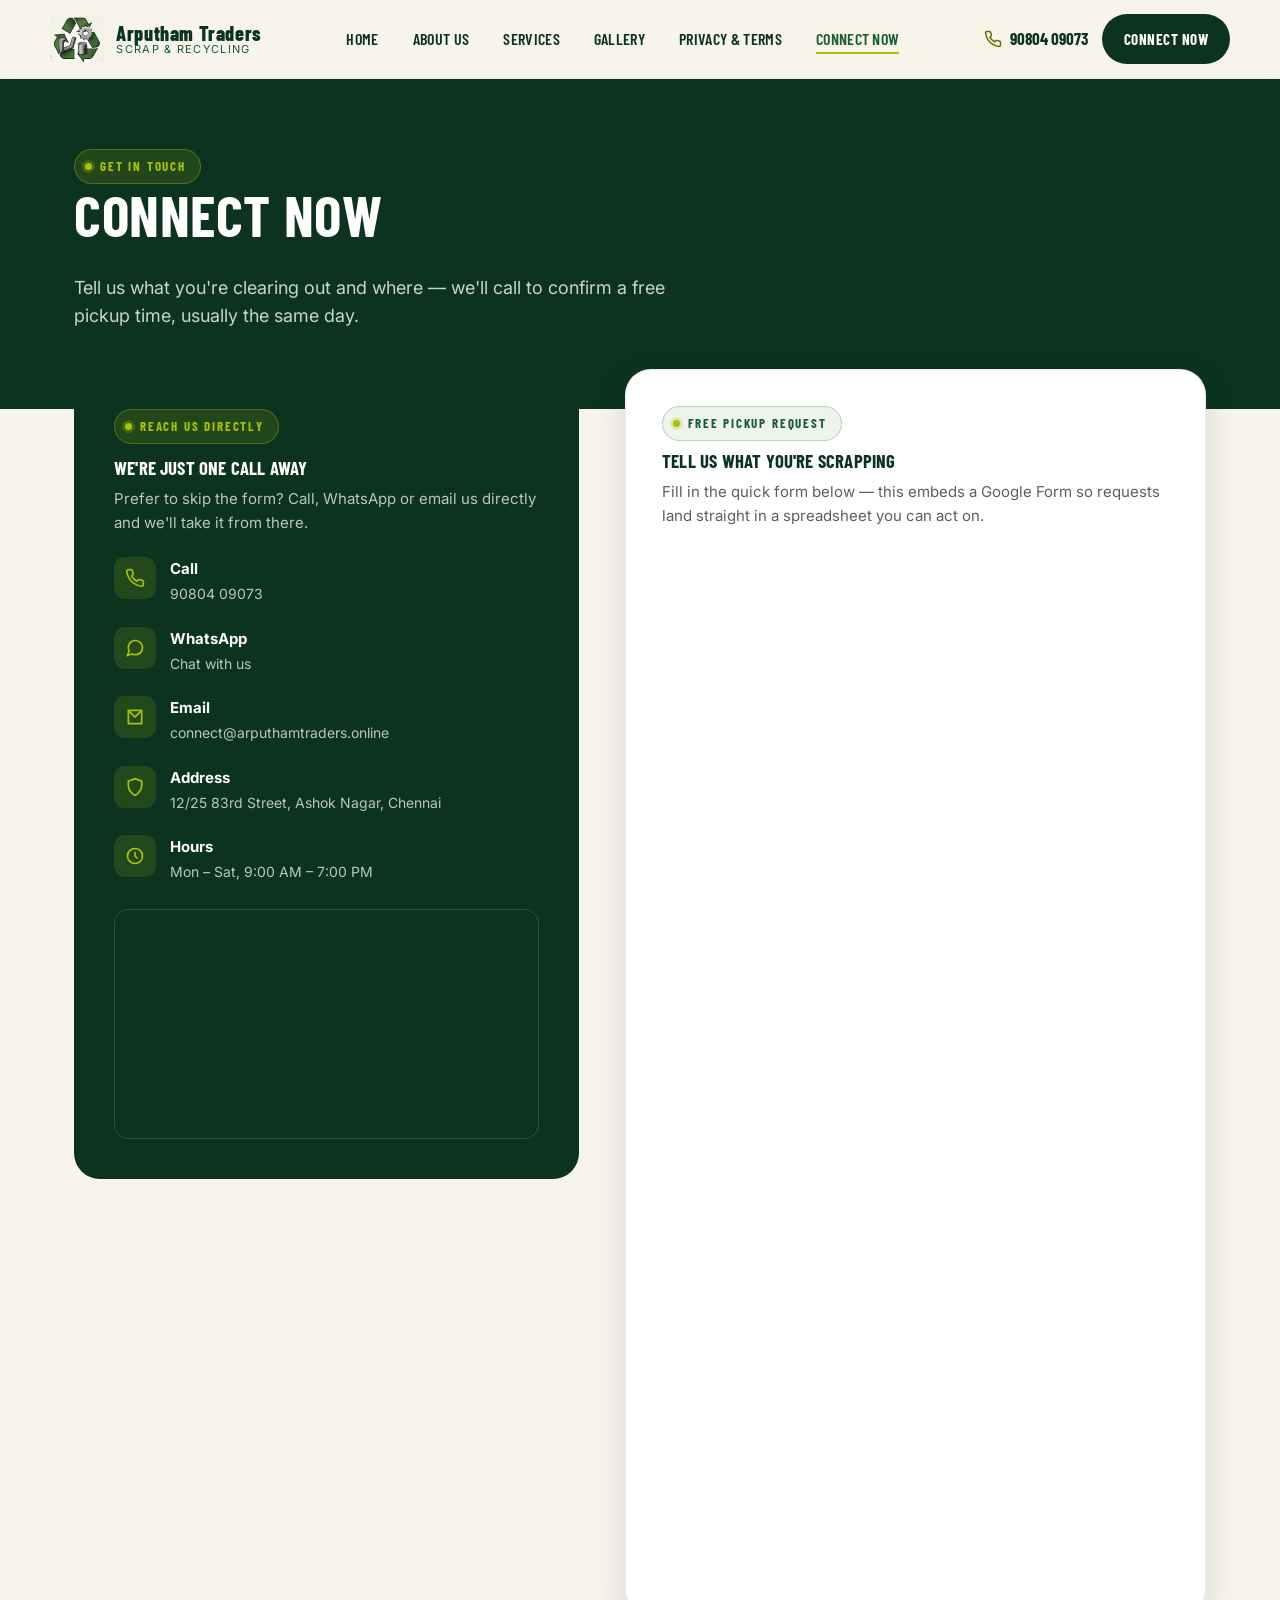
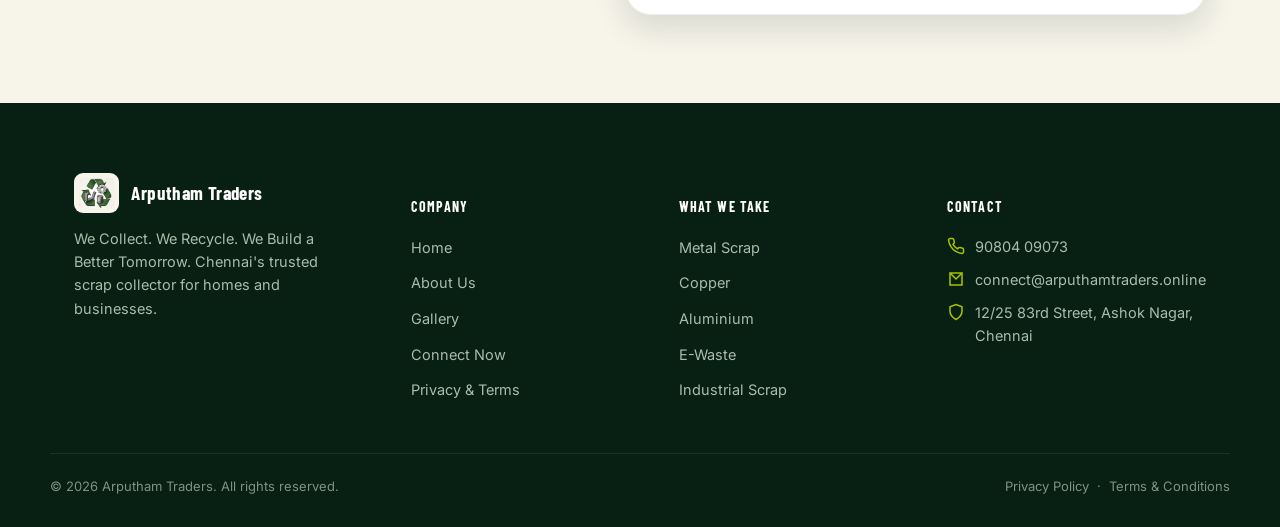
<file: connect.html>
<!DOCTYPE html>
<html lang="en">
<head>
<meta charset="UTF-8">
<meta name="viewport" content="width=device-width, initial-scale=1.0">
<title>Connect Now | Arputham Traders</title>
<meta name="description" content="Book a free scrap pickup with Arputham Traders, Chennai. Call, WhatsApp or fill out the form and we'll get back to you the same day.">
<link rel="icon" href="assets/img/logo_icon.png">
<link rel="preconnect" href="https://fonts.googleapis.com">
<link href="https://fonts.googleapis.com/css2?family=Barlow+Condensed:wght@600;700;800&family=Inter:wght@400;500;600;700&display=swap" rel="stylesheet">
<link rel="stylesheet" href="assets/css/style.css">
</head>
<body>

<header class="site-header">
  <div class="container nav">
    <a href="index.html" class="brand">
      <img src="assets/img/logo_icon.png" alt="Arputham Traders logo">
      <span class="brand-text"><strong>Arputham Traders</strong><span>Scrap &amp; Recycling</span></span>
    </a>
    <ul class="nav-links">
      <li><a href="index.html" data-page="index.html">Home</a></li>
      <li><a href="about.html" data-page="about.html">About Us</a></li>
      <li><a href="index.html#services">Services</a></li>
      <li><a href="gallery.html" data-page="gallery.html">Gallery</a></li>
      <li><a href="legal.html" data-page="legal.html">Privacy &amp; Terms</a></li>
      <li><a href="connect.html" data-page="connect.html" class="active">Connect Now</a></li>
    </ul>
    <div class="nav-cta">
      <a class="nav-phone" href="tel:+919080409073">
        <svg viewBox="0 0 24 24" fill="none" stroke="currentColor" stroke-width="2"><path d="M22 16.9v3a2 2 0 0 1-2.2 2 19.8 19.8 0 0 1-8.6-3.1 19.5 19.5 0 0 1-6-6A19.8 19.8 0 0 1 2.1 4.2 2 2 0 0 1 4.1 2h3a2 2 0 0 1 2 1.7c.1.9.3 1.8.6 2.7a2 2 0 0 1-.5 2.1L8 9.8a16 16 0 0 0 6 6l1.3-1.3a2 2 0 0 1 2.1-.5c.9.3 1.8.5 2.7.6a2 2 0 0 1 1.9 2z"/></svg>
        90804 09073
      </a>
      <a href="connect.html" class="btn btn--dark btn--sm">Connect Now</a>
    </div>
    <button class="nav-toggle" aria-label="Toggle menu" aria-expanded="false">
      <span></span><span></span><span></span>
    </button>
  </div>
</header>

<section class="about-hero" style="padding-bottom:60px;">
  <div class="container" data-reveal>
    <span class="eyebrow">Get In Touch</span>
    <h1>Connect Now</h1>
    <p>Tell us what you're clearing out and where — we'll call to confirm a free pickup time, usually the same day.</p>
  </div>
</section>

<section class="section" style="padding-top:0; margin-top:-40px;">
  <div class="container connect-grid">

    <div class="info-card" data-reveal>
      <span class="eyebrow" style="background:rgba(166,196,0,.14); border-color:rgba(166,196,0,.35); color:var(--lime);">Reach Us Directly</span>
      <h3 style="margin-top:14px;">We're Just One Call Away</h3>
      <p style="color:#b9c8bd; font-size:15px;">Prefer to skip the form? Call, WhatsApp or email us directly and we'll take it from there.</p>
      <ul class="info-list">
        <li>
          <div class="ico"><svg viewBox="0 0 24 24" fill="none" stroke="currentColor" stroke-width="2" width="20" height="20"><path d="M22 16.9v3a2 2 0 0 1-2.2 2 19.8 19.8 0 0 1-8.6-3.1 19.5 19.5 0 0 1-6-6A19.8 19.8 0 0 1 2.1 4.2 2 2 0 0 1 4.1 2h3a2 2 0 0 1 2 1.7c.1.9.3 1.8.6 2.7a2 2 0 0 1-.5 2.1L8 9.8a16 16 0 0 0 6 6l1.3-1.3a2 2 0 0 1 2.1-.5c.9.3 1.8.5 2.7.6a2 2 0 0 1 1.9 2z"/></svg></div>
          <div><strong>Call</strong><a href="tel:+919080409073">90804 09073</a></div>
        </li>
        <li>
          <div class="ico"><svg viewBox="0 0 24 24" fill="none" stroke="currentColor" stroke-width="2" width="20" height="20"><path d="M21 11.5a8.38 8.38 0 0 1-.9 3.8 8.5 8.5 0 0 1-7.6 4.7 8.38 8.38 0 0 1-3.8-.9L3 21l1.9-5.7a8.38 8.38 0 0 1-.9-3.8 8.5 8.5 0 0 1 4.7-7.6 8.38 8.38 0 0 1 3.8-.9h.5a8.48 8.48 0 0 1 8 8v.5Z"/></svg></div>
          <div><strong>WhatsApp</strong><a href="https://wa.me/919080409073" target="_blank" rel="noopener">Chat with us</a></div>
        </li>
        <li>
          <div class="ico"><svg viewBox="0 0 24 24" fill="none" stroke="currentColor" stroke-width="2" width="20" height="20"><path d="M4 4h16v16H4z"/><path d="m4 4 8 8 8-8"/></svg></div>
          <div><strong>Email</strong><a href="mailto:connect@arputhamtraders.online">connect@arputhamtraders.online</a></div>
        </li>
        <li>
          <div class="ico"><svg viewBox="0 0 24 24" fill="none" stroke="currentColor" stroke-width="2" width="20" height="20"><path d="M12 22s8-4.5 8-11V5l-8-3-8 3v6c0 6.5 8 11 8 11Z"/></svg></div>
          <div><strong>Address</strong><span>12/25 83rd Street, Ashok Nagar, Chennai</span></div>
        </li>
        <li>
          <div class="ico"><svg viewBox="0 0 24 24" fill="none" stroke="currentColor" stroke-width="2" width="20" height="20"><circle cx="12" cy="12" r="9"/><path d="M12 7v5l3 3"/></svg></div>
          <div><strong>Hours</strong><span>Mon &ndash; Sat, 9:00 AM &ndash; 7:00 PM</span></div>
        </li>
      </ul>

      <div class="map-embed">
        <iframe title="Arputham Traders location" loading="lazy" src="https://www.google.com/maps?q=Ashok+Nagar,+Chennai&output=embed"></iframe>
      </div>
    </div>

    <div class="form-card" data-reveal style="--i:1">
      <div class="form-head">
        <span class="eyebrow">Free Pickup Request</span>
        <h3 style="margin-top:10px;">Tell Us What You're Scrapping</h3>
        <p style="color:var(--muted); font-size:15px;">Fill in the quick form below — this embeds a Google Form so requests land straight in a spreadsheet you can act on.</p>
      </div>

      
   

      <iframe
        class="gform-embed"
        src="https://forms.gle/DoHtdyg9BGbJ2wii8"
        title="Arputham Traders pickup request form"
        hidden>
        Loading&hellip;
      </iframe>
    </div>
  </div>
</section>

<footer class="site-footer">
  <div class="container footer-grid">
    <div>
      <div class="footer-brand">
        <img src="assets/img/logo_icon.png" alt="Arputham Traders">
        <strong>Arputham Traders</strong>
      </div>
      <p style="font-size:14.5px; max-width:280px;">We Collect. We Recycle. We Build a Better Tomorrow. Chennai's trusted scrap collector for homes and businesses.</p>
    </div>
    <div class="footer-col">
      <h5>Company</h5>
      <ul>
        <li><a href="index.html">Home</a></li>
        <li><a href="about.html">About Us</a></li>
        <li><a href="gallery.html" data-page="gallery.html">Gallery</a></li>
        <li><a href="connect.html">Connect Now</a></li>
        <li><a href="legal.html">Privacy &amp; Terms</a></li>
      </ul>
    </div>
    <div class="footer-col">
      <h5>What We Take</h5>
      <ul>
        <li><a href="index.html#services">Metal Scrap</a></li>
        <li><a href="index.html#services">Copper</a></li>
        <li><a href="index.html#services">Aluminium</a></li>
        <li><a href="index.html#services">E-Waste</a></li>
        <li><a href="index.html#services">Industrial Scrap</a></li>
      </ul>
    </div>
    <div class="footer-col">
      <h5>Contact</h5>
      <ul class="footer-contact">
        <li><svg viewBox="0 0 24 24" fill="none" stroke="currentColor" stroke-width="2"><path d="M22 16.9v3a2 2 0 0 1-2.2 2 19.8 19.8 0 0 1-8.6-3.1 19.5 19.5 0 0 1-6-6A19.8 19.8 0 0 1 2.1 4.2 2 2 0 0 1 4.1 2h3a2 2 0 0 1 2 1.7c.1.9.3 1.8.6 2.7a2 2 0 0 1-.5 2.1L8 9.8a16 16 0 0 0 6 6l1.3-1.3a2 2 0 0 1 2.1-.5c.9.3 1.8.5 2.7.6a2 2 0 0 1 1.9 2z"/></svg><a href="tel:+919080409073">90804 09073</a></li>
        <li><svg viewBox="0 0 24 24" fill="none" stroke="currentColor" stroke-width="2"><path d="M4 4h16v16H4z"/><path d="m4 4 8 8 8-8"/></svg><a href="mailto:connect@arputhamtraders.online">connect@arputhamtraders.online</a></li>
        <li><svg viewBox="0 0 24 24" fill="none" stroke="currentColor" stroke-width="2"><path d="M12 22s8-4.5 8-11V5l-8-3-8 3v6c0 6.5 8 11 8 11Z"/></svg><span>12/25 83rd Street, Ashok Nagar, Chennai</span></li>
      </ul>
    </div>
  </div>
  <div class="container footer-bottom">
    <span>&copy; <span data-year></span> Arputham Traders. All rights reserved.</span>
    <span><a href="legal.html#privacy">Privacy Policy</a> &nbsp;&middot;&nbsp; <a href="legal.html#terms">Terms &amp; Conditions</a></span>
  </div>
</footer>

<script src="assets/js/main.js"></script>
</body>
</html>
</file>
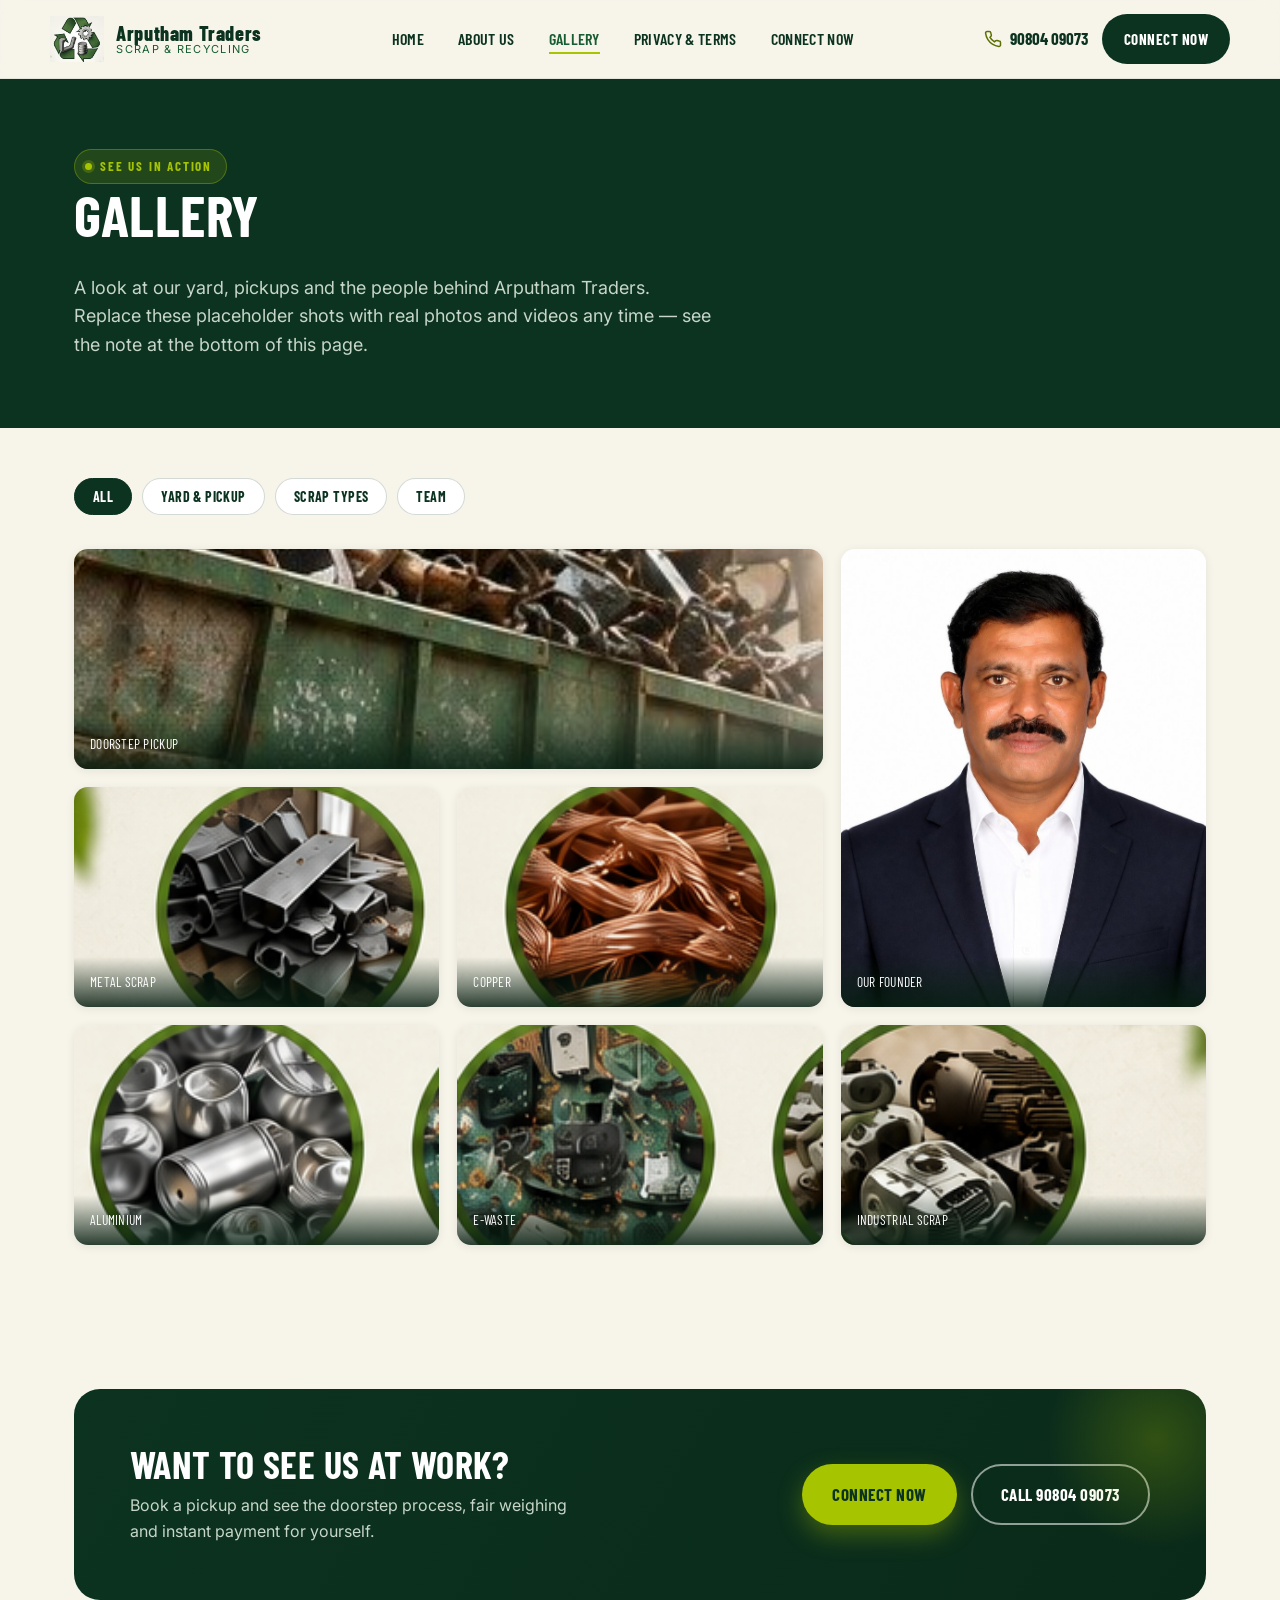
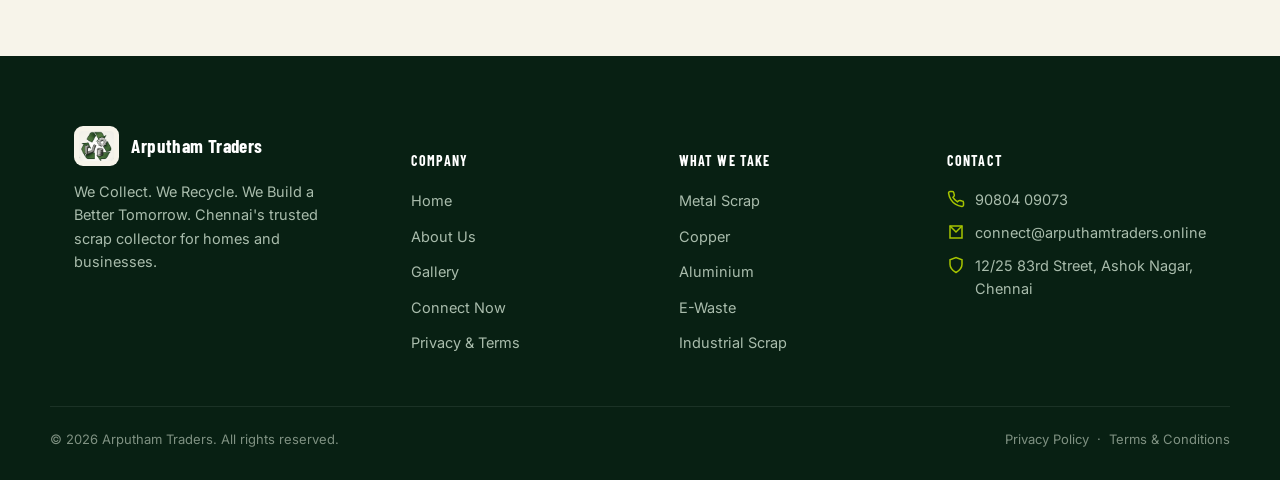
<file: gallery.html>
<!DOCTYPE html>
<html lang="en">
<head>
<meta charset="UTF-8">
<meta name="viewport" content="width=device-width, initial-scale=1.0">
<title>Gallery | Arputham Traders</title>
<meta name="description" content="Photos and videos from Arputham Traders — our yard, pickups and the team at work in Chennai.">
<link rel="icon" href="assets/img/logo_icon.png">
<link rel="preconnect" href="https://fonts.googleapis.com">
<link href="https://fonts.googleapis.com/css2?family=Barlow+Condensed:wght@600;700;800&family=Inter:wght@400;500;600;700&display=swap" rel="stylesheet">
<link rel="stylesheet" href="assets/css/style.css">
</head>
<body>

<header class="site-header">
  <div class="container nav">
    <a href="index.html" class="brand">
      <img src="assets/img/logo_icon.png" alt="Arputham Traders logo">
      <span class="brand-text"><strong>Arputham Traders</strong><span>Scrap &amp; Recycling</span></span>
    </a>
    <ul class="nav-links">
      <li><a href="index.html" data-page="index.html">Home</a></li>
      <li><a href="about.html" data-page="about.html">About Us</a></li>
      <li><a href="gallery.html" data-page="gallery.html" class="active">Gallery</a></li>
      <li><a href="legal.html" data-page="legal.html">Privacy &amp; Terms</a></li>
      <li><a href="connect.html" data-page="connect.html">Connect Now</a></li>
    </ul>
    <div class="nav-cta">
      <a class="nav-phone" href="tel:+919080409073">
        <svg viewBox="0 0 24 24" fill="none" stroke="currentColor" stroke-width="2"><path d="M22 16.9v3a2 2 0 0 1-2.2 2 19.8 19.8 0 0 1-8.6-3.1 19.5 19.5 0 0 1-6-6A19.8 19.8 0 0 1 2.1 4.2 2 2 0 0 1 4.1 2h3a2 2 0 0 1 2 1.7c.1.9.3 1.8.6 2.7a2 2 0 0 1-.5 2.1L8 9.8a16 16 0 0 0 6 6l1.3-1.3a2 2 0 0 1 2.1-.5c.9.3 1.8.5 2.7.6a2 2 0 0 1 1.9 2z"/></svg>
        90804 09073
      </a>
      <a href="connect.html" class="btn btn--dark btn--sm">Connect Now</a>
    </div>
    <button class="nav-toggle" aria-label="Toggle menu" aria-expanded="false">
      <span></span><span></span><span></span>
    </button>
  </div>
</header>

<section class="about-hero" style="padding-bottom:50px;">
  <div class="container" data-reveal>
    <span class="eyebrow">See Us In Action</span>
    <h1>Gallery</h1>
    <p>A look at our yard, pickups and the people behind Arputham Traders. Replace these placeholder shots with real photos and videos any time — see the note at the bottom of this page.</p>
  </div>
</section>

<section class="section" style="padding-top:50px;">
  <div class="container">

    <div class="gallery-filter" data-reveal>
      <button data-filter="all" class="active">All</button>
      <button data-filter="yard">Yard &amp; Pickup</button>
      <button data-filter="scrap">Scrap Types</button>
      <button data-filter="team">Team</button>
    </div>

    <!--
      HOW TO ADD YOUR OWN PHOTOS / VIDEOS
      ------------------------------------
      1. Put the real file in assets/media/  (e.g. assets/media/yard-01.jpg,
         assets/media/pickup-clip.mp4)
      2. Copy one of the <div class="gallery-item"> blocks below.
      3. Set data-category to "yard", "scrap" or "team" (or add a new filter
         button above with a matching data-filter value).
      4. Set data-full to the path of the full-size file (shown in the
         lightbox when clicked).
      5. For a photo: inside the item, use <img src="assets/media/yourfile.jpg" alt="...">
         For a video: add data-type="video" on the .gallery-item div, and use
         a muted, looping <video> as the grid thumbnail (see the commented
         example lower down), with the real playable file also referenced
         in data-full.
      6. Add/remove the "tall" or "wide" class on a .gallery-item to change
         how much space it takes in the grid (optional).
    -->

    <div class="gallery-grid" data-reveal-group>

      <div class="gallery-item wide" data-category="yard" data-full="assets/img/hero_truck.jpg" data-caption="Doorstep pickup — scrap truck loaded and ready" data-reveal>
        <img src="assets/img/hero_truck.jpg" alt="Arputham Traders scrap collection truck">
        <div class="cap">Doorstep Pickup</div>
      </div>

      <div class="gallery-item tall" data-category="team" data-full="assets/img/founder.jpg" data-caption="Arputham Traders — founder" data-reveal style="--i:1">
        <img src="assets/img/founder.jpg" alt="Founder of Arputham Traders">
        <div class="cap">Our Founder</div>
      </div>

      <div class="gallery-item" data-category="scrap" data-full="assets/img/cat_metal_scrap.png" data-caption="Metal scrap ready for weighing" data-reveal style="--i:2">
        <img src="assets/img/cat_metal_scrap.png" alt="Metal scrap">
        <div class="cap">Metal Scrap</div>
      </div>

      <div class="gallery-item" data-category="scrap" data-full="assets/img/cat_copper.png" data-caption="Copper wire scrap" data-reveal style="--i:3">
        <img src="assets/img/cat_copper.png" alt="Copper wire scrap">
        <div class="cap">Copper</div>
      </div>

      <div class="gallery-item" data-category="scrap" data-full="assets/img/cat_aluminium.png" data-caption="Aluminium scrap" data-reveal style="--i:4">
        <img src="assets/img/cat_aluminium.png" alt="Aluminium scrap">
        <div class="cap">Aluminium</div>
      </div>

      <div class="gallery-item" data-category="scrap" data-full="assets/img/cat_ewaste.png" data-caption="E-waste collection" data-reveal style="--i:5">
        <img src="assets/img/cat_ewaste.png" alt="E-waste">
        <div class="cap">E-Waste</div>
      </div>

      <div class="gallery-item" data-category="scrap" data-full="assets/img/cat_industrial.png" data-caption="Industrial scrap" data-reveal style="--i:6">
        <img src="assets/img/cat_industrial.png" alt="Industrial scrap">
        <div class="cap">Industrial Scrap</div>
      </div>

      <!--
        EXAMPLE: how a real video thumbnail looks once you add one.
        Uncomment and point both src attributes at your own file in
        assets/media/, then delete this comment block.

      <div class="gallery-item wide" data-type="video" data-category="yard"
           data-full="assets/media/pickup-clip.mp4"
           data-caption="A pickup in progress at Ashok Nagar" data-reveal>
        <video src="assets/media/pickup-clip.mp4" muted loop playsinline autoplay></video>
        <div class="play">
          <svg viewBox="0 0 24 24" fill="currentColor"><path d="M8 5v14l11-7z"/></svg>
        </div>
        <div class="cap">Pickup In Progress</div>
      </div>
      -->

    </div>
  </div>
</section>

<section class="section--tight">
  <div class="container">
    <div class="cta-banner" data-reveal>
      <div>
        <h2>Want To See Us At Work?</h2>
        <p>Book a pickup and see the doorstep process, fair weighing and instant payment for yourself.</p>
      </div>
      <div class="cta-actions">
        <a href="connect.html" class="btn btn--primary">Connect Now</a>
        <a href="tel:+919080409073" class="btn btn--outline">Call 90804 09073</a>
      </div>
    </div>
  </div>
</section>

<!-- Lightbox (shared by every gallery item, filled in by main.js) -->
<div class="lightbox">
  <div class="lightbox-inner"></div>
</div>

<footer class="site-footer">
  <div class="container footer-grid">
    <div>
      <div class="footer-brand">
        <img src="assets/img/logo_icon.png" alt="Arputham Traders">
        <strong>Arputham Traders</strong>
      </div>
      <p style="font-size:14.5px; max-width:280px;">We Collect. We Recycle. We Build a Better Tomorrow. Chennai's trusted scrap collector for homes and businesses.</p>
    </div>
    <div class="footer-col">
      <h5>Company</h5>
      <ul>
        <li><a href="index.html">Home</a></li>
        <li><a href="about.html">About Us</a></li>
        <li><a href="gallery.html">Gallery</a></li>
        <li><a href="connect.html">Connect Now</a></li>
        <li><a href="legal.html">Privacy &amp; Terms</a></li>
      </ul>
    </div>
    <div class="footer-col">
      <h5>What We Take</h5>
      <ul>
        <li><a href="index.html#services">Metal Scrap</a></li>
        <li><a href="index.html#services">Copper</a></li>
        <li><a href="index.html#services">Aluminium</a></li>
        <li><a href="index.html#services">E-Waste</a></li>
        <li><a href="index.html#services">Industrial Scrap</a></li>
      </ul>
    </div>
    <div class="footer-col">
      <h5>Contact</h5>
      <ul class="footer-contact">
        <li><svg viewBox="0 0 24 24" fill="none" stroke="currentColor" stroke-width="2"><path d="M22 16.9v3a2 2 0 0 1-2.2 2 19.8 19.8 0 0 1-8.6-3.1 19.5 19.5 0 0 1-6-6A19.8 19.8 0 0 1 2.1 4.2 2 2 0 0 1 4.1 2h3a2 2 0 0 1 2 1.7c.1.9.3 1.8.6 2.7a2 2 0 0 1-.5 2.1L8 9.8a16 16 0 0 0 6 6l1.3-1.3a2 2 0 0 1 2.1-.5c.9.3 1.8.5 2.7.6a2 2 0 0 1 1.9 2z"/></svg><a href="tel:+919080409073">90804 09073</a></li>
        <li><svg viewBox="0 0 24 24" fill="none" stroke="currentColor" stroke-width="2"><path d="M4 4h16v16H4z"/><path d="m4 4 8 8 8-8"/></svg><a href="mailto:connect@arputhamtraders.online">connect@arputhamtraders.online</a></li>
        <li><svg viewBox="0 0 24 24" fill="none" stroke="currentColor" stroke-width="2"><path d="M12 22s8-4.5 8-11V5l-8-3-8 3v6c0 6.5 8 11 8 11Z"/></svg><span>12/25 83rd Street, Ashok Nagar, Chennai</span></li>
      </ul>
    </div>
  </div>
  <div class="container footer-bottom">
    <span>&copy; <span data-year></span> Arputham Traders. All rights reserved.</span>
    <span><a href="legal.html#privacy">Privacy Policy</a> &nbsp;&middot;&nbsp; <a href="legal.html#terms">Terms &amp; Conditions</a></span>
  </div>
</footer>

<script src="assets/js/main.js"></script>
</body>
</html>
</file>
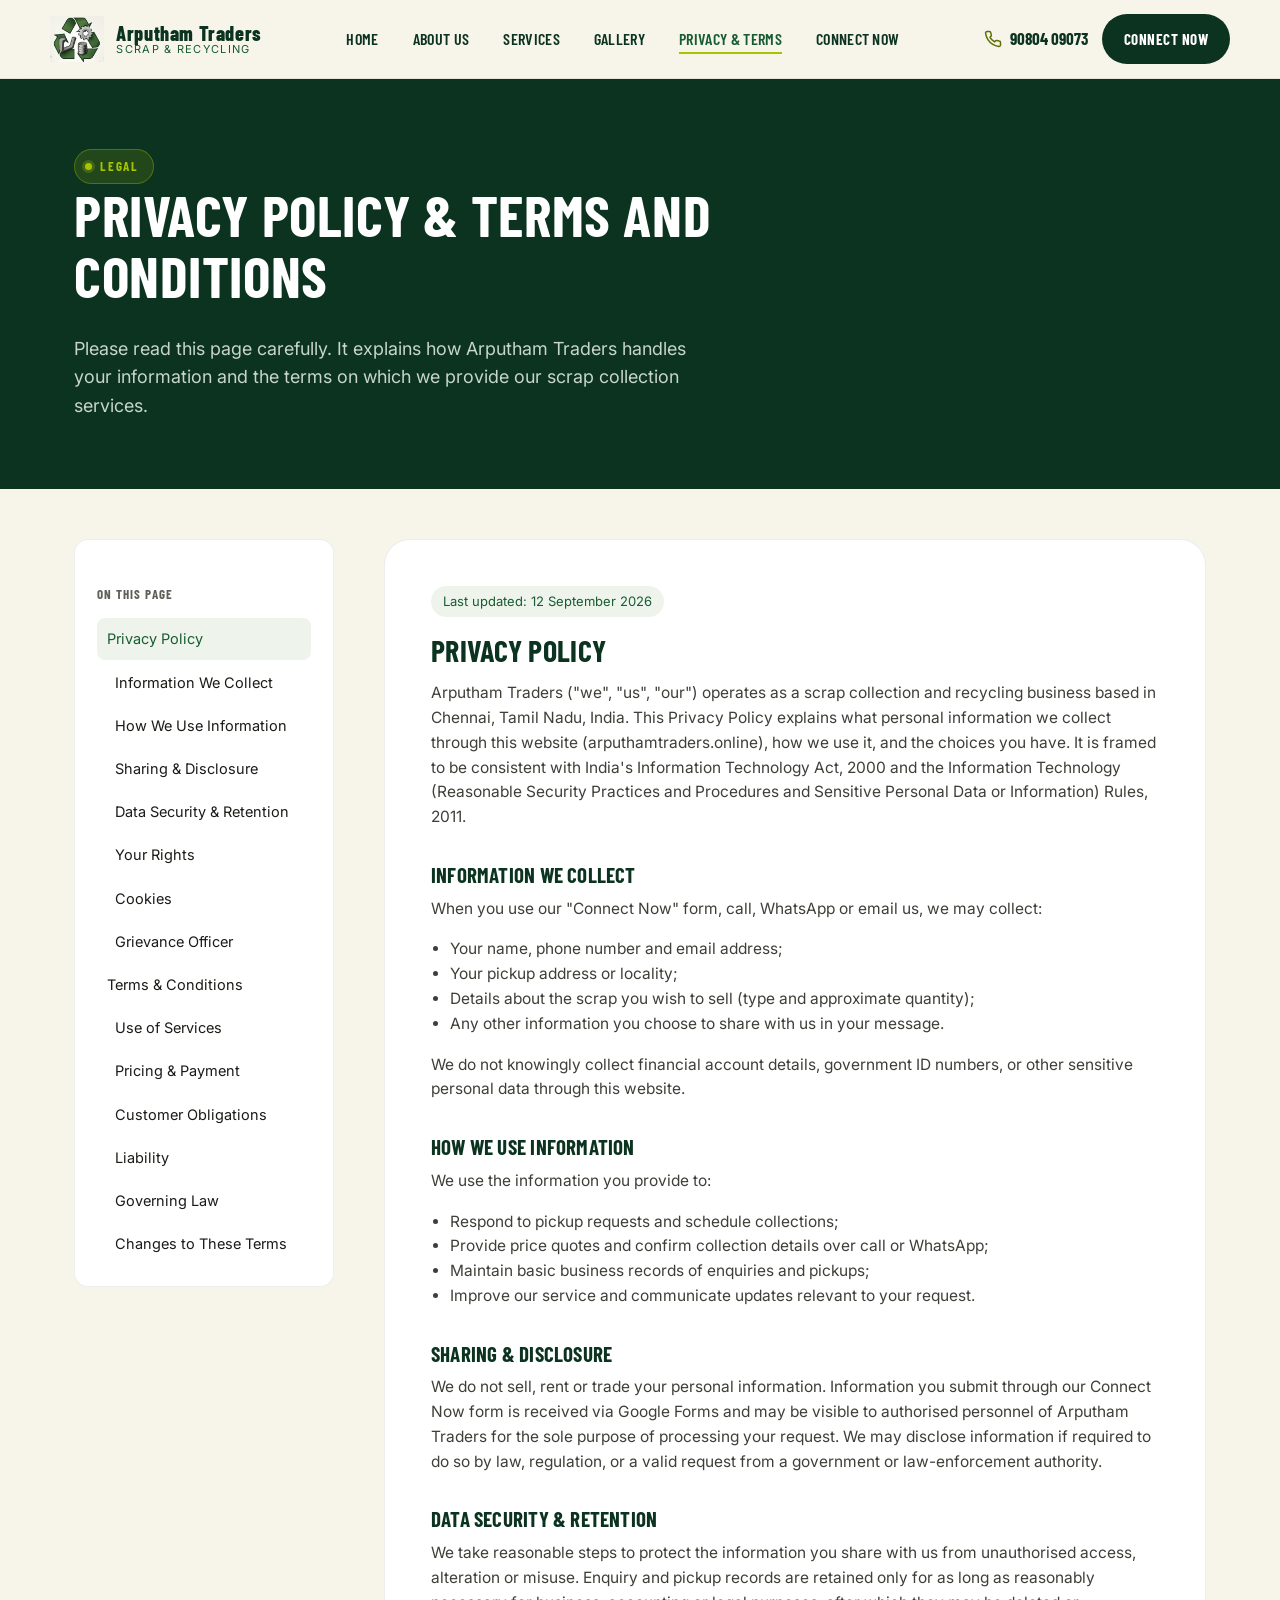
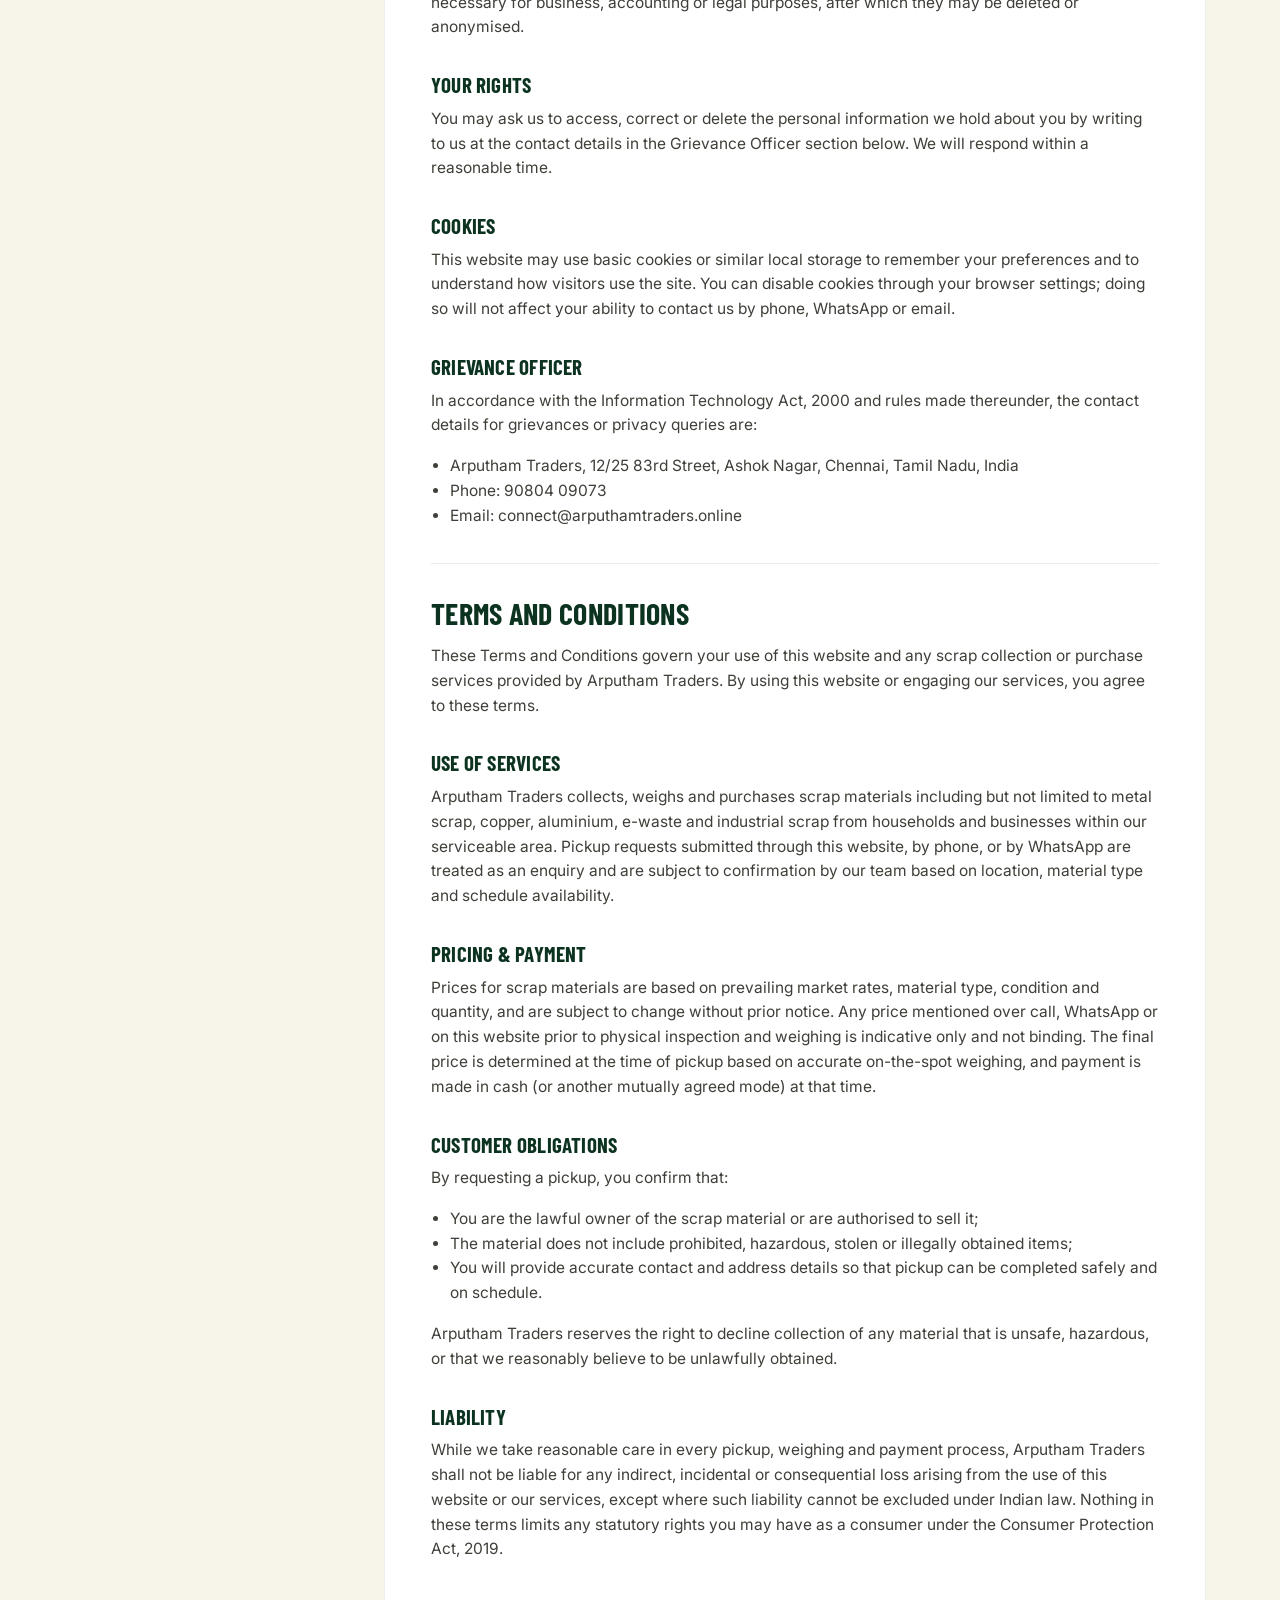
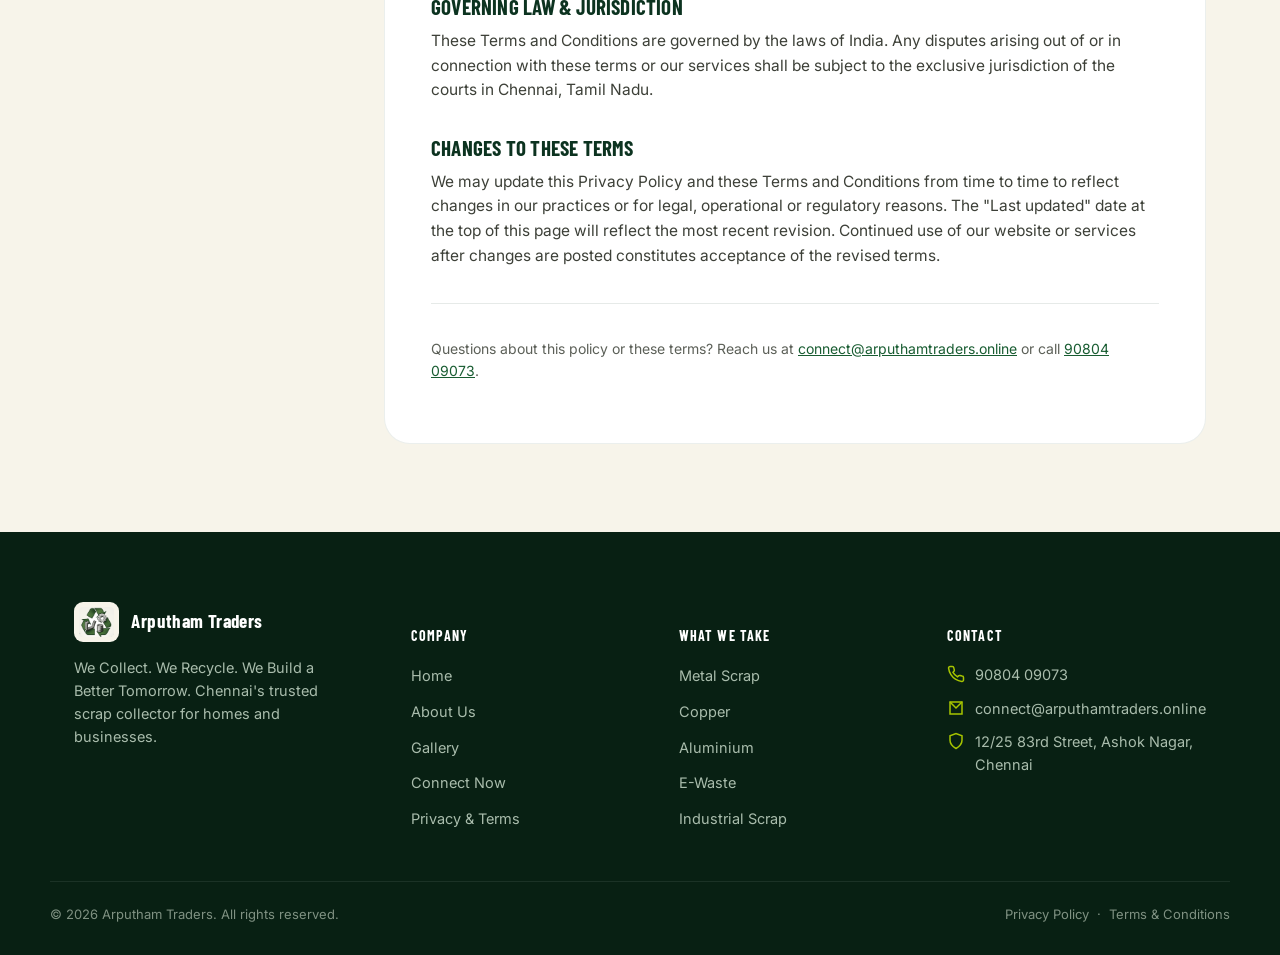
<file: legal.html>
<!DOCTYPE html>
<html lang="en">
<head>
<meta charset="UTF-8">
<meta name="viewport" content="width=device-width, initial-scale=1.0">
<title>Privacy Policy &amp; Terms and Conditions | Arputham Traders</title>
<meta name="description" content="Privacy Policy and Terms &amp; Conditions for Arputham Traders, Chennai.">
<link rel="icon" href="assets/img/logo_icon.png">
<link rel="preconnect" href="https://fonts.googleapis.com">
<link href="https://fonts.googleapis.com/css2?family=Barlow+Condensed:wght@600;700;800&family=Inter:wght@400;500;600;700&display=swap" rel="stylesheet">
<link rel="stylesheet" href="assets/css/style.css">
</head>
<body>

<header class="site-header">
  <div class="container nav">
    <a href="index.html" class="brand">
      <img src="assets/img/logo_icon.png" alt="Arputham Traders logo">
      <span class="brand-text"><strong>Arputham Traders</strong><span>Scrap &amp; Recycling</span></span>
    </a>
    <ul class="nav-links">
      <li><a href="index.html" data-page="index.html">Home</a></li>
      <li><a href="about.html" data-page="about.html">About Us</a></li>
      <li><a href="index.html#services">Services</a></li>
      <li><a href="gallery.html" data-page="gallery.html">Gallery</a></li>
      <li><a href="legal.html" data-page="legal.html" class="active">Privacy &amp; Terms</a></li>
      <li><a href="connect.html" data-page="connect.html">Connect Now</a></li>
    </ul>
    <div class="nav-cta">
      <a class="nav-phone" href="tel:+919080409073">
        <svg viewBox="0 0 24 24" fill="none" stroke="currentColor" stroke-width="2"><path d="M22 16.9v3a2 2 0 0 1-2.2 2 19.8 19.8 0 0 1-8.6-3.1 19.5 19.5 0 0 1-6-6A19.8 19.8 0 0 1 2.1 4.2 2 2 0 0 1 4.1 2h3a2 2 0 0 1 2 1.7c.1.9.3 1.8.6 2.7a2 2 0 0 1-.5 2.1L8 9.8a16 16 0 0 0 6 6l1.3-1.3a2 2 0 0 1 2.1-.5c.9.3 1.8.5 2.7.6a2 2 0 0 1 1.9 2z"/></svg>
        90804 09073
      </a>
      <a href="connect.html" class="btn btn--dark btn--sm">Connect Now</a>
    </div>
    <button class="nav-toggle" aria-label="Toggle menu" aria-expanded="false">
      <span></span><span></span><span></span>
    </button>
  </div>
</header>

<section class="about-hero" style="padding-bottom:50px;">
  <div class="container" data-reveal>
    <span class="eyebrow">Legal</span>
    <h1>Privacy Policy &amp; Terms and Conditions</h1>
    <p>Please read this page carefully. It explains how Arputham Traders handles your information and the terms on which we provide our scrap collection services.</p>
  </div>
</section>

<section class="section" style="padding-top:50px;">
  <div class="container legal-shell">

    <aside class="legal-nav">
      <h5>On This Page</h5>
      <ul>
        <li><a href="#privacy">Privacy Policy</a></li>
        <li><a href="#info-we-collect">&nbsp;&nbsp;Information We Collect</a></li>
        <li><a href="#how-we-use">&nbsp;&nbsp;How We Use Information</a></li>
        <li><a href="#sharing">&nbsp;&nbsp;Sharing &amp; Disclosure</a></li>
        <li><a href="#security">&nbsp;&nbsp;Data Security &amp; Retention</a></li>
        <li><a href="#rights">&nbsp;&nbsp;Your Rights</a></li>
        <li><a href="#cookies">&nbsp;&nbsp;Cookies</a></li>
        <li><a href="#grievance">&nbsp;&nbsp;Grievance Officer</a></li>
        <li><a href="#terms">Terms &amp; Conditions</a></li>
        <li><a href="#use-of-services">&nbsp;&nbsp;Use of Services</a></li>
        <li><a href="#pricing">&nbsp;&nbsp;Pricing &amp; Payment</a></li>
        <li><a href="#customer-obligations">&nbsp;&nbsp;Customer Obligations</a></li>
        <li><a href="#liability">&nbsp;&nbsp;Liability</a></li>
        <li><a href="#governing-law">&nbsp;&nbsp;Governing Law</a></li>
        <li><a href="#changes">&nbsp;&nbsp;Changes to These Terms</a></li>
      </ul>
    </aside>

    <div class="legal-content" data-reveal>

      <span class="legal-updated">Last updated: 12 September 2026</span>
      <h2 id="privacy">Privacy Policy</h2>
      <p>Arputham Traders ("we", "us", "our") operates as a scrap collection and recycling business based in Chennai, Tamil Nadu, India. This Privacy Policy explains what personal information we collect through this website (arputhamtraders.online), how we use it, and the choices you have. It is framed to be consistent with India's Information Technology Act, 2000 and the Information Technology (Reasonable Security Practices and Procedures and Sensitive Personal Data or Information) Rules, 2011.</p>

      <h3 id="info-we-collect">Information We Collect</h3>
      <p>When you use our "Connect Now" form, call, WhatsApp or email us, we may collect:</p>
      <ul>
        <li>Your name, phone number and email address;</li>
        <li>Your pickup address or locality;</li>
        <li>Details about the scrap you wish to sell (type and approximate quantity);</li>
        <li>Any other information you choose to share with us in your message.</li>
      </ul>
      <p>We do not knowingly collect financial account details, government ID numbers, or other sensitive personal data through this website.</p>

      <h3 id="how-we-use">How We Use Information</h3>
      <p>We use the information you provide to:</p>
      <ul>
        <li>Respond to pickup requests and schedule collections;</li>
        <li>Provide price quotes and confirm collection details over call or WhatsApp;</li>
        <li>Maintain basic business records of enquiries and pickups;</li>
        <li>Improve our service and communicate updates relevant to your request.</li>
      </ul>

      <h3 id="sharing">Sharing &amp; Disclosure</h3>
      <p>We do not sell, rent or trade your personal information. Information you submit through our Connect Now form is received via Google Forms and may be visible to authorised personnel of Arputham Traders for the sole purpose of processing your request. We may disclose information if required to do so by law, regulation, or a valid request from a government or law-enforcement authority.</p>

      <h3 id="security">Data Security &amp; Retention</h3>
      <p>We take reasonable steps to protect the information you share with us from unauthorised access, alteration or misuse. Enquiry and pickup records are retained only for as long as reasonably necessary for business, accounting or legal purposes, after which they may be deleted or anonymised.</p>

      <h3 id="rights">Your Rights</h3>
      <p>You may ask us to access, correct or delete the personal information we hold about you by writing to us at the contact details in the Grievance Officer section below. We will respond within a reasonable time.</p>

      <h3 id="cookies">Cookies</h3>
      <p>This website may use basic cookies or similar local storage to remember your preferences and to understand how visitors use the site. You can disable cookies through your browser settings; doing so will not affect your ability to contact us by phone, WhatsApp or email.</p>

      <h3 id="grievance">Grievance Officer</h3>
      <p>In accordance with the Information Technology Act, 2000 and rules made thereunder, the contact details for grievances or privacy queries are:</p>
      <ul>
        <li>Arputham Traders, 12/25 83rd Street, Ashok Nagar, Chennai, Tamil Nadu, India</li>
        <li>Phone: <a href="tel:+919080409073">90804 09073</a></li>
        <li>Email: <a href="mailto:connect@arputhamtraders.online">connect@arputhamtraders.online</a></li>
      </ul>

      <hr class="legal-divider">

      <h2 id="terms">Terms and Conditions</h2>
      <p>These Terms and Conditions govern your use of this website and any scrap collection or purchase services provided by Arputham Traders. By using this website or engaging our services, you agree to these terms.</p>

      <h3 id="use-of-services">Use of Services</h3>
      <p>Arputham Traders collects, weighs and purchases scrap materials including but not limited to metal scrap, copper, aluminium, e-waste and industrial scrap from households and businesses within our serviceable area. Pickup requests submitted through this website, by phone, or by WhatsApp are treated as an enquiry and are subject to confirmation by our team based on location, material type and schedule availability.</p>

      <h3 id="pricing">Pricing &amp; Payment</h3>
      <p>Prices for scrap materials are based on prevailing market rates, material type, condition and quantity, and are subject to change without prior notice. Any price mentioned over call, WhatsApp or on this website prior to physical inspection and weighing is indicative only and not binding. The final price is determined at the time of pickup based on accurate on-the-spot weighing, and payment is made in cash (or another mutually agreed mode) at that time.</p>

      <h3 id="customer-obligations">Customer Obligations</h3>
      <p>By requesting a pickup, you confirm that:</p>
      <ul>
        <li>You are the lawful owner of the scrap material or are authorised to sell it;</li>
        <li>The material does not include prohibited, hazardous, stolen or illegally obtained items;</li>
        <li>You will provide accurate contact and address details so that pickup can be completed safely and on schedule.</li>
      </ul>
      <p>Arputham Traders reserves the right to decline collection of any material that is unsafe, hazardous, or that we reasonably believe to be unlawfully obtained.</p>

      <h3 id="liability">Liability</h3>
      <p>While we take reasonable care in every pickup, weighing and payment process, Arputham Traders shall not be liable for any indirect, incidental or consequential loss arising from the use of this website or our services, except where such liability cannot be excluded under Indian law. Nothing in these terms limits any statutory rights you may have as a consumer under the Consumer Protection Act, 2019.</p>

      <h3 id="governing-law">Governing Law &amp; Jurisdiction</h3>
      <p>These Terms and Conditions are governed by the laws of India. Any disputes arising out of or in connection with these terms or our services shall be subject to the exclusive jurisdiction of the courts in Chennai, Tamil Nadu.</p>

      <h3 id="changes">Changes to These Terms</h3>
      <p>We may update this Privacy Policy and these Terms and Conditions from time to time to reflect changes in our practices or for legal, operational or regulatory reasons. The "Last updated" date at the top of this page will reflect the most recent revision. Continued use of our website or services after changes are posted constitutes acceptance of the revised terms.</p>

      <hr class="legal-divider">
      <p style="font-size:14px; color:var(--muted);">Questions about this policy or these terms? Reach us at <a href="mailto:connect@arputhamtraders.online" style="color:var(--green-600); text-decoration:underline;">connect@arputhamtraders.online</a> or call <a href="tel:+919080409073" style="color:var(--green-600); text-decoration:underline;">90804 09073</a>.</p>
    </div>
  </div>
</section>

<footer class="site-footer">
  <div class="container footer-grid">
    <div>
      <div class="footer-brand">
        <img src="assets/img/logo_icon.png" alt="Arputham Traders">
        <strong>Arputham Traders</strong>
      </div>
      <p style="font-size:14.5px; max-width:280px;">We Collect. We Recycle. We Build a Better Tomorrow. Chennai's trusted scrap collector for homes and businesses.</p>
    </div>
    <div class="footer-col">
      <h5>Company</h5>
      <ul>
        <li><a href="index.html">Home</a></li>
        <li><a href="about.html">About Us</a></li>
        <li><a href="gallery.html" data-page="gallery.html">Gallery</a></li>
        <li><a href="connect.html">Connect Now</a></li>
        <li><a href="legal.html">Privacy &amp; Terms</a></li>
      </ul>
    </div>
    <div class="footer-col">
      <h5>What We Take</h5>
      <ul>
        <li><a href="index.html#services">Metal Scrap</a></li>
        <li><a href="index.html#services">Copper</a></li>
        <li><a href="index.html#services">Aluminium</a></li>
        <li><a href="index.html#services">E-Waste</a></li>
        <li><a href="index.html#services">Industrial Scrap</a></li>
      </ul>
    </div>
    <div class="footer-col">
      <h5>Contact</h5>
      <ul class="footer-contact">
        <li><svg viewBox="0 0 24 24" fill="none" stroke="currentColor" stroke-width="2"><path d="M22 16.9v3a2 2 0 0 1-2.2 2 19.8 19.8 0 0 1-8.6-3.1 19.5 19.5 0 0 1-6-6A19.8 19.8 0 0 1 2.1 4.2 2 2 0 0 1 4.1 2h3a2 2 0 0 1 2 1.7c.1.9.3 1.8.6 2.7a2 2 0 0 1-.5 2.1L8 9.8a16 16 0 0 0 6 6l1.3-1.3a2 2 0 0 1 2.1-.5c.9.3 1.8.5 2.7.6a2 2 0 0 1 1.9 2z"/></svg><a href="tel:+919080409073">90804 09073</a></li>
        <li><svg viewBox="0 0 24 24" fill="none" stroke="currentColor" stroke-width="2"><path d="M4 4h16v16H4z"/><path d="m4 4 8 8 8-8"/></svg><a href="mailto:connect@arputhamtraders.online">connect@arputhamtraders.online</a></li>
        <li><svg viewBox="0 0 24 24" fill="none" stroke="currentColor" stroke-width="2"><path d="M12 22s8-4.5 8-11V5l-8-3-8 3v6c0 6.5 8 11 8 11Z"/></svg><span>12/25 83rd Street, Ashok Nagar, Chennai</span></li>
      </ul>
    </div>
  </div>
  <div class="container footer-bottom">
    <span>&copy; <span data-year></span> Arputham Traders. All rights reserved.</span>
    <span><a href="legal.html#privacy">Privacy Policy</a> &nbsp;&middot;&nbsp; <a href="legal.html#terms">Terms &amp; Conditions</a></span>
  </div>
</footer>

<script src="assets/js/main.js"></script>
</body>
</html>
</file>
<file: assets/css/style.css>
/* ==========================================================================
   Arputham Traders — Brand Stylesheet
   Palette pulled from the company's print marketing (deep forest green,
   lime-cash accent, warm gold, cream paper background).
   ========================================================================== */

:root{
  --forest:      #0c3320;   /* deepest green — headers, footer, nav */
  --forest-700:  #123f28;
  --green:       #1c6b3a;   /* mid brand green — icons, links, borders */
  --green-600:   #185c31;
  --green-tint:  #eef4ec;   /* pale green section background */
  --lime:        #a6c400;   /* "CASH!" accent from the posters */
  --lime-ink:    #5c6f00;   /* readable text version of lime */
  --gold:        #c9a227;   /* premium accent — rupee / trust marks */
  --cream:       #f7f4ea;   /* paper background */
  --cream-2:     #efe9d8;
  --ink:         #1a1c17;
  --muted:       #5c6058;
  --white:       #ffffff;
  --rust:        #8a5a34;   /* scrap-metal warm accent, used sparingly */

  --radius-sm: 8px;
  --radius-md: 14px;
  --radius-lg: 26px;

  --shadow-sm: 0 2px 10px rgba(12,51,32,0.08);
  --shadow-md: 0 12px 32px rgba(12,51,32,0.14);
  --shadow-lg: 0 24px 60px rgba(12,51,32,0.22);

  --ease: cubic-bezier(.22,.88,.32,1);
  --container: 1180px;
}

*, *::before, *::after{ box-sizing: border-box; }
html{ scroll-behavior: smooth; }

body{
  margin:0;
  font-family: 'Inter', system-ui, -apple-system, sans-serif;
  color: var(--ink);
  background: var(--cream);
  line-height: 1.6;
  -webkit-font-smoothing: antialiased;
}

h1,h2,h3,h4{
  font-family: 'Barlow Condensed', 'Inter', sans-serif;
  font-weight: 700;
  text-transform: uppercase;
  letter-spacing: 0.01em;
  line-height: 1.05;
  margin: 0 0 .5em;
  color: var(--forest);
}

p{ margin: 0 0 1em; }
a{ color: inherit; text-decoration: none; }
img{ max-width: 100%; display: block; }
ul{ padding-left: 1.2em; }

.container{
  width: 100%;
  max-width: var(--container);
  margin: 0 auto;
  padding: 0 24px;
}

.eyebrow{
  display:inline-flex;
  align-items:center;
  gap:8px;
  font-family:'Barlow Condensed', sans-serif;
  font-weight:700;
  letter-spacing:.14em;
  text-transform:uppercase;
  font-size: 13px;
  color: var(--green-600);
  background: var(--green-tint);
  border: 1px solid rgba(28,107,58,0.25);
  padding: 6px 14px 6px 10px;
  border-radius: 100px;
}
.eyebrow::before{
  content:"";
  width:7px; height:7px; border-radius:50%;
  background: var(--lime);
  box-shadow: 0 0 0 3px rgba(166,196,0,0.25);
}

.section{ padding: 88px 0; }
.section--tight{ padding: 56px 0; }
.section--forest{ background: var(--forest); color: #dfe8e0; }
.section--forest h2, .section--forest h3{ color: var(--white); }
.section--tint{ background: var(--green-tint); }

.section-head{
  max-width: 640px;
  margin: 0 0 44px;
}
.section-head.center{ margin-left:auto; margin-right:auto; text-align:center; }
.section-head h2{ font-size: clamp(30px, 4vw, 46px); }
.section-head p{ color: var(--muted); font-size: 17px; }
.section--forest .section-head p{ color:#b9c8bd; }

/* ---------- Buttons ---------- */
.btn{
  display:inline-flex;
  align-items:center;
  justify-content:center;
  gap:10px;
  font-family:'Barlow Condensed', sans-serif;
  font-weight:700;
  font-size:17px;
  letter-spacing:.03em;
  text-transform:uppercase;
  padding: 15px 28px;
  border-radius: 100px;
  border: 2px solid transparent;
  cursor:pointer;
  transition: transform .35s var(--ease), box-shadow .35s var(--ease), background .25s ease, color .25s ease;
}
.btn:hover{ transform: translateY(-3px); }
.btn:active{ transform: translateY(-1px); }

.btn--primary{
  background: var(--lime);
  color: var(--forest);
  box-shadow: 0 10px 24px rgba(166,196,0,0.35);
}
.btn--primary:hover{ box-shadow: 0 16px 32px rgba(166,196,0,0.45); }

.btn--outline{
  background: transparent;
  border-color: rgba(255,255,255,0.55);
  color: var(--white);
}
.btn--outline:hover{ background: rgba(255,255,255,0.1); }

.btn--dark{
  background: var(--forest);
  color: var(--white);
}
.btn--dark:hover{ background: var(--forest-700); box-shadow: var(--shadow-md); }

.btn--gold{
  background: var(--gold);
  color: var(--forest);
  box-shadow: 0 10px 24px rgba(201,162,39,0.35);
}

.btn--block{ width:100%; }
.btn--sm{ padding: 11px 20px; font-size:15px; }

/* ---------- Header / Nav ---------- */
.site-header{
  position: sticky;
  top:0;
  z-index: 100;
  background: rgba(247,244,234,0.9);
  backdrop-filter: blur(10px);
  border-bottom: 1px solid rgba(12,51,32,0.08);
}
.nav{
  display:flex;
  align-items:center;
  justify-content:space-between;
  padding: 14px 0;
}
.brand{
  display:flex;
  align-items:center;
  gap:12px;
}
.brand img{ height: 46px; width:auto; }
.brand-text{ line-height:1.05; }
.brand-text strong{
  display:block;
  font-family:'Barlow Condensed', sans-serif;
  font-weight:800;
  font-size:20px;
  letter-spacing:.03em;
  color: var(--forest);
}
.brand-text span{
  display:block;
  font-size:11px;
  letter-spacing:.12em;
  text-transform:uppercase;
  color: var(--green-600);
}

.nav-links{
  display:flex;
  align-items:center;
  gap:34px;
  list-style:none;
  margin:0; padding:0;
}
.nav-links a{
  font-family:'Barlow Condensed', sans-serif;
  font-weight:600;
  font-size:16px;
  letter-spacing:.02em;
  text-transform:uppercase;
  color: var(--forest);
  position:relative;
  padding: 4px 0;
}
.nav-links a::after{
  content:"";
  position:absolute; left:0; right:100%; bottom:-2px;
  height:2px; background: var(--lime);
  transition: right .3s var(--ease);
}
.nav-links a:hover::after, .nav-links a.active::after{ right:0; }
.nav-links a.active{ color: var(--green-600); }

.nav-cta{ display:flex; align-items:center; gap:14px; }
.nav-phone{
  display:flex; align-items:center; gap:8px;
  font-family:'Barlow Condensed', sans-serif;
  font-weight:700; font-size:17px; color: var(--forest);
}
.nav-phone svg{ width:18px; height:18px; color: var(--lime-ink); }

.nav-toggle{
  display:none;
  flex-direction:column;
  gap:5px;
  background:none; border:none; cursor:pointer;
  padding: 6px;
}
.nav-toggle span{
  width:26px; height:2.5px; background: var(--forest); border-radius:2px;
  transition: transform .3s var(--ease), opacity .3s var(--ease);
}

/* ---------- Hero ---------- */
.hero{
  position:relative;
  overflow:hidden;
  background: radial-gradient(1100px 620px at 78% -10%, #163f27 0%, var(--forest) 55%, #082013 100%);
  color: var(--white);
  padding: 64px 0 0;
}
.hero-grid{
  display:grid;
  grid-template-columns: 1.05fr .95fr;
  gap: 40px;
  align-items:center;
}
.hero-copy .eyebrow{
  background: rgba(166,196,0,0.14);
  border-color: rgba(166,196,0,0.35);
  color: var(--lime);
}
.hero-copy .eyebrow::before{ background: var(--lime); }
.hero h1{
  color: var(--white);
  font-size: clamp(42px, 6vw, 74px);
  margin: 18px 0 18px;
}
.hero h1 .hl{ color: var(--lime); }
.hero-copy p.lead{
  font-family:'Inter', sans-serif;
  text-transform:none;
  font-size: 19px;
  color: #cddccf;
  max-width: 520px;
}
.hero-actions{
  display:flex; flex-wrap:wrap; gap:16px;
  margin-top: 30px;
}
.hero-trust{
  display:flex; flex-wrap:wrap;
  gap: 26px;
  margin-top: 46px;
  padding-top: 26px;
  border-top: 1px solid rgba(255,255,255,0.14);
}
.hero-trust div{ display:flex; align-items:center; gap:10px; font-size:14px; color:#c4d3c6; }
.hero-trust svg{ width:20px; height:20px; color: var(--lime); flex:none; }

.hero-visual{
  position:relative;
  align-self:end;
  padding-top: 30px;
}
.hero-visual .frame{
  position:relative;
  border-radius: var(--radius-lg) var(--radius-lg) 0 0;
  overflow:hidden;
  box-shadow: var(--shadow-lg);
  border: 1px solid rgba(255,255,255,0.12);
}
.hero-visual img{ width:100%; height: 430px; object-fit:cover; display:block; }
.hero-visual .cash-badge{
  position:absolute;
  top: -26px; left: -18px;
  background: var(--lime);
  color: var(--forest);
  font-family:'Barlow Condensed', sans-serif;
  font-weight:800;
  text-align:center;
  border-radius:50%;
  width: 118px; height:118px;
  display:flex; flex-direction:column; align-items:center; justify-content:center;
  line-height:1.05;
  box-shadow: var(--shadow-md);
  transform: rotate(-8deg);
}
.hero-visual .cash-badge span{ font-size: 20px; }
.hero-visual .cash-badge small{ font-size:10px; letter-spacing:.08em; font-weight:700; }

.hero-wave{
  display:block; width:100%; height:auto; margin-top: 54px;
}

/* ---------- Trust / stats strip ---------- */
.strip{
  background: var(--white);
  border-top: 1px solid rgba(12,51,32,0.08);
  border-bottom: 1px solid rgba(12,51,32,0.08);
}
.strip .container{
  display:grid;
  grid-template-columns: repeat(4,1fr);
  gap: 20px;
  padding: 34px 24px;
}
.strip-item{ display:flex; align-items:center; gap:14px; }
.strip-item .ico{
  width:46px; height:46px; flex:none;
  border-radius: 12px;
  background: var(--green-tint);
  display:flex; align-items:center; justify-content:center;
  color: var(--green);
}
.strip-item .ico svg{ width:24px; height:24px; }
.strip-item strong{ display:block; font-size:15px; color: var(--forest); }
.strip-item span{ font-size:13px; color: var(--muted); }

/* ---------- Category cards ---------- */
.cats{
  display:grid;
  grid-template-columns: repeat(5, 1fr);
  gap: 22px;
}
.cat-card{
  background: var(--white);
  border-radius: var(--radius-md);
  padding: 22px 18px 26px;
  text-align:center;
  box-shadow: var(--shadow-sm);
  border: 1px solid rgba(12,51,32,0.06);
  transition: transform .4s var(--ease), box-shadow .4s var(--ease);
}
.cat-card:hover{ transform: translateY(-8px); box-shadow: var(--shadow-md); }
.cat-card .photo{
  width: 96px; height:96px; margin: 0 auto 16px;
  border-radius:50%;
  overflow:hidden;
  border: 4px solid var(--green-tint);
}
.cat-card .photo img{ width:100%; height:100%; object-fit:cover; }
.cat-card h4{ font-size:19px; margin-bottom:4px; color: var(--forest); }
.cat-card p{ font-size:13.5px; color: var(--muted); margin:0; }

/* ---------- Process steps ---------- */
.steps{
  display:grid;
  grid-template-columns: repeat(4,1fr);
  gap: 24px;
  counter-reset: step;
}
.step{
  position:relative;
  background: var(--white);
  border-radius: var(--radius-md);
  padding: 30px 24px 26px;
  border: 1px solid rgba(12,51,32,0.07);
}
.step::before{
  counter-increment: step;
  content: counter(step, decimal-leading-zero);
  font-family:'Barlow Condensed', sans-serif;
  font-weight:800;
  font-size: 15px;
  color: var(--forest);
  background: var(--lime);
  width: 34px; height:34px;
  border-radius:50%;
  display:flex; align-items:center; justify-content:center;
  margin-bottom: 18px;
}
.step h4{ font-size:20px; margin-bottom:6px; }
.step p{ font-size:14.5px; color: var(--muted); margin:0; }
.steps-row{ position:relative; }

/* ---------- Feature list (why us) ---------- */
.features{
  display:grid;
  grid-template-columns: repeat(2, 1fr);
  gap: 20px 28px;
}
.feature{
  display:flex; gap:16px; align-items:flex-start;
}
.feature .ico{
  width:44px; height:44px; flex:none;
  border-radius: 12px;
  background: rgba(255,255,255,0.08);
  border: 1px solid rgba(255,255,255,0.15);
  display:flex; align-items:center; justify-content:center;
  color: var(--lime);
}
.section--forest .feature h4{ color: var(--white); font-size:18px; margin-bottom:4px;}
.section--forest .feature p{ color:#b9c8bd; font-size:14.5px; margin:0; }

/* ---------- Founder / split section ---------- */
.split{
  display:grid;
  grid-template-columns: .8fr 1.2fr;
  gap: 56px;
  align-items:center;
}
.split-media{ position:relative; }
.split-media .photo-frame{
  border-radius: var(--radius-lg);
  overflow:hidden;
  box-shadow: var(--shadow-md);
  border: 1px solid rgba(12,51,32,0.08);
}
.split-media img{ width:100%; object-fit:cover; height: 460px; }
.split-media .tag{
  position:absolute; bottom:-18px; right:-18px;
  background: var(--forest);
  color: var(--white);
  padding: 16px 22px;
  border-radius: var(--radius-md);
  box-shadow: var(--shadow-md);
  font-family:'Barlow Condensed', sans-serif;
}
.split-media .tag strong{ display:block; color: var(--lime); font-size: 26px; }
.split-media .tag span{ font-size:12px; letter-spacing:.06em; text-transform:uppercase; color:#cfe0d1; }

.values{
  display:grid;
  grid-template-columns: repeat(3,1fr);
  gap: 16px;
  margin-top: 28px;
}
.value-pill{
  background: var(--green-tint);
  border-radius: var(--radius-sm);
  padding: 16px;
  text-align:center;
  border: 1px solid rgba(28,107,58,0.12);
}
.value-pill strong{ display:block; font-family:'Barlow Condensed',sans-serif; font-size:18px; color: var(--forest); }
.value-pill span{ font-size:12.5px; color: var(--muted); }

/* ---------- CTA banner ---------- */
.cta-banner{
  background: linear-gradient(120deg, var(--forest) 0%, #0a2a19 100%);
  border-radius: var(--radius-lg);
  padding: 56px;
  display:flex;
  align-items:center;
  justify-content:space-between;
  gap: 30px;
  flex-wrap:wrap;
  color: var(--white);
  position:relative;
  overflow:hidden;
}
.cta-banner::after{
  content:"";
  position:absolute; right:-60px; top:-60px;
  width:220px; height:220px; border-radius:50%;
  background: radial-gradient(circle, rgba(166,196,0,0.25), transparent 70%);
}
.cta-banner h2{ color:var(--white); margin-bottom:8px; font-size: clamp(26px,3.4vw,38px); }
.cta-banner p{ color:#c7d6c9; margin:0; max-width:460px; }
.cta-actions{ display:flex; gap:14px; flex-wrap:wrap; }

/* ---------- Footer ---------- */
.site-footer{
  background: #082013;
  color: #a9bcac;
  padding-top: 70px;
}
.footer-grid{
  display:grid;
  grid-template-columns: 1.3fr 1fr 1fr 1.1fr;
  gap: 40px;
  padding-bottom: 50px;
  border-bottom: 1px solid rgba(255,255,255,0.08);
}
.footer-brand{ display:flex; gap:12px; align-items:center; margin-bottom:14px; }
.footer-brand img{ height:40px; background: var(--cream); padding:5px; border-radius:9px; }
.footer-brand strong{ color:var(--white); font-family:'Barlow Condensed',sans-serif; font-size:19px; letter-spacing:.02em; }
.footer-col h5{
  color: var(--white);
  font-family:'Barlow Condensed', sans-serif;
  letter-spacing:.08em;
  font-size:14px;
  text-transform:uppercase;
  margin-bottom:16px;
}
.footer-col ul{ list-style:none; padding:0; margin:0; display:flex; flex-direction:column; gap:10px; }
.footer-col a{ font-size:14.5px; }
.footer-col a:hover{ color: var(--lime); }
.footer-contact li{ display:flex; gap:10px; font-size:14.5px; align-items:flex-start; }
.footer-contact svg{ width:18px; height:18px; flex:none; margin-top:2px; color: var(--lime); }
.footer-bottom{
  display:flex; justify-content:space-between; align-items:center;
  padding: 22px 0 30px;
  font-size:13px;
  flex-wrap:wrap; gap:10px;
  color: #7f9182;
}
.footer-bottom a:hover{ color: var(--lime); }

/* ---------- Connect / form page ---------- */
.connect-grid{
  display:grid;
  grid-template-columns: 1fr 1.15fr;
  gap: 46px;
  align-items:start;
}
.info-card{
  background: var(--forest);
  color:#dfe8e0;
  border-radius: var(--radius-lg);
  padding: 40px;
}
.info-card h3{ color:var(--white); }
.info-list{ list-style:none; padding:0; margin: 22px 0 0; display:flex; flex-direction:column; gap:20px; }
.info-list li{ display:flex; gap:14px; align-items:flex-start; }
.info-list .ico{
  width:42px; height:42px; flex:none; border-radius:11px;
  background: rgba(166,196,0,0.15);
  display:flex; align-items:center; justify-content:center;
  color: var(--lime);
}
.info-list strong{ display:block; color:var(--white); font-size:15px; }
.info-list span, .info-list a{ font-size:14px; color:#b9c8bd; }
.info-list a:hover{ color: var(--lime); }

.form-card{
  background: var(--white);
  border-radius: var(--radius-lg);
  padding: 10px;
  box-shadow: var(--shadow-md);
  border: 1px solid rgba(12,51,32,0.07);
}
.form-card .form-head{ padding: 26px 26px 0; }
.gform-embed{
  width:100%;
  min-height: 1061px; /* matches this form's actual embed height from Google's
                          "Embed HTML" dialog — update if you add/remove fields */
  border:0;
  border-radius: var(--radius-md);
  display:block;
}
.gform-placeholder{
  margin: 20px;
  border: 2px dashed rgba(28,107,58,0.35);
  border-radius: var(--radius-md);
  background: var(--green-tint);
  padding: 46px 28px;
  text-align:center;
  color: var(--green-600);
}
.gform-placeholder svg{ width:38px; height:38px; margin-bottom:14px; color: var(--green); }
.gform-placeholder code{
  display:block;
  margin-top:14px;
  background: rgba(12,51,32,0.06);
  padding: 10px 12px;
  border-radius: 8px;
  font-size:12.5px;
  word-break: break-all;
  color: var(--forest);
}

.map-embed{
  border-radius: var(--radius-md);
  overflow:hidden;
  border: 1px solid rgba(255,255,255,0.15);
  margin-top: 24px;
}
.map-embed iframe{ width:100%; height:220px; border:0; filter: grayscale(.2) contrast(1.05); }

/* ---------- Legal page ---------- */
.legal-shell{
  display:grid;
  grid-template-columns: 260px 1fr;
  gap: 50px;
  align-items:start;
}
.legal-nav{
  position:sticky; top: 110px;
  background: var(--white);
  border-radius: var(--radius-md);
  border: 1px solid rgba(12,51,32,0.08);
  padding: 22px;
}
.legal-nav h5{
  font-family:'Barlow Condensed',sans-serif; letter-spacing:.08em; text-transform:uppercase;
  font-size:13px; color: var(--muted); margin-bottom:14px;
}
.legal-nav ul{ list-style:none; padding:0; margin:0; display:flex; flex-direction:column; gap:2px; }
.legal-nav a{
  display:block; padding:9px 10px; border-radius:8px; font-size:14.5px; color: var(--ink);
}
.legal-nav a:hover, .legal-nav a.active{ background: var(--green-tint); color: var(--green-600); }

.legal-content{
  background: var(--white);
  border-radius: var(--radius-lg);
  border: 1px solid rgba(12,51,32,0.08);
  padding: 46px;
}
.legal-content h2{ font-size: 30px; scroll-margin-top: 110px; }
.legal-content h3{ font-size: 21px; margin-top:34px; scroll-margin-top: 110px; color: var(--forest); }
.legal-content p, .legal-content li{ color:#3d4038; font-size:15.5px; }
.legal-content ul{ margin-bottom: 1em; }
.legal-updated{
  display:inline-block;
  font-size:13px;
  color: var(--green-600);
  background: var(--green-tint);
  padding: 5px 12px;
  border-radius: 100px;
  margin-bottom: 18px;
}
.legal-divider{ height:1px; background: rgba(12,51,32,0.1); margin: 34px 0; border:none; }

/* ---------- About page ---------- */
.about-hero{
  background: var(--forest);
  color: var(--white);
  padding: 70px 0 90px;
}
.about-hero .eyebrow{ background: rgba(166,196,0,0.14); border-color: rgba(166,196,0,0.35); color: var(--lime); }
.about-hero h1{ color:var(--white); font-size: clamp(38px,5vw,58px); max-width: 780px; }
.about-hero p{ color:#c7d6c9; max-width:640px; font-size:18px; text-transform:none; font-family:'Inter',sans-serif; }

.story-grid{
  display:grid;
  grid-template-columns: 1fr 1fr;
  gap: 60px;
  align-items:center;
}
.story-grid img{ border-radius: var(--radius-lg); box-shadow: var(--shadow-md); }

.timeline{ list-style:none; padding:0; margin:0; }
.timeline li{
  position:relative;
  padding: 0 0 30px 34px;
  border-left: 2px solid rgba(12,51,32,0.12);
}
.timeline li:last-child{ border-color: transparent; padding-bottom:0; }
.timeline li::before{
  content:"";
  position:absolute; left:-7px; top:2px;
  width:12px; height:12px; border-radius:50%;
  background: var(--lime);
  border: 3px solid var(--white);
  box-shadow: 0 0 0 2px var(--green);
}
.timeline strong{ display:block; color: var(--forest); font-family:'Barlow Condensed',sans-serif; font-size:18px; }
.timeline span{ font-size:14px; color: var(--muted); }

/* ---------- Reveal-on-scroll (vanilla, framer-motion-style easing) ---------- */
[data-reveal]{
  opacity:0;
  transform: translateY(26px);
  transition: opacity .8s var(--ease), transform .8s var(--ease);
}
[data-reveal].is-visible{ opacity:1; transform:none; }
[data-reveal-group] [data-reveal]{ transition-delay: calc(var(--i,0) * 90ms); }

@media (prefers-reduced-motion: reduce){
  [data-reveal]{ opacity:1; transform:none; transition:none; }
  html{ scroll-behavior:auto; }
}

/* ---------- Responsive ---------- */
@media (max-width: 980px){
  .hero-grid{ grid-template-columns:1fr; }
  .hero-visual{ order:-1; }
  .cats{ grid-template-columns: repeat(3,1fr); }
  .steps{ grid-template-columns: repeat(2,1fr); }
  .features{ grid-template-columns: 1fr; }
  .split{ grid-template-columns:1fr; }
  .split-media img{ height:340px; }
  .connect-grid{ grid-template-columns:1fr; }
  .legal-shell{ grid-template-columns:1fr; }
  .legal-nav{ position:static; }
  .footer-grid{ grid-template-columns: 1fr 1fr; }
  .story-grid{ grid-template-columns:1fr; }
  .strip .container{ grid-template-columns: repeat(2,1fr); }
}
@media (max-width: 720px){
  .nav-links, .nav-phone{ display:none; }
  .nav-toggle{ display:flex; }
  .nav.open .nav-links{
    display:flex; position:absolute; top:100%; left:0; right:0;
    flex-direction:column; background: var(--cream); padding: 20px 24px 26px;
    border-bottom: 1px solid rgba(12,51,32,0.1); gap:16px;
  }
  .cats{ grid-template-columns: repeat(2,1fr); }
  .steps{ grid-template-columns: 1fr; }
  .cta-banner{ padding: 34px 26px; }
  .legal-content{ padding: 28px 22px; }
  .footer-grid{ grid-template-columns: 1fr; }
  .gform-embed{ min-height: 1250px; } /* small buffer for text wrapping on narrow screens */
}

/* ==========================================================================
   Gallery page — additive only, doesn't touch any existing rules above.
   ========================================================================== */
.gallery-filter{
  display:flex; flex-wrap:wrap; gap:10px;
  margin-bottom: 34px;
}
.gallery-filter button{
  font-family:'Barlow Condensed', sans-serif;
  font-weight:700; letter-spacing:.03em; text-transform:uppercase;
  font-size:14px;
  padding: 9px 18px;
  border-radius: 100px;
  border: 1px solid rgba(12,51,32,0.18);
  background: var(--white);
  color: var(--forest);
  cursor:pointer;
  transition: background .25s ease, color .25s ease, border-color .25s ease;
}
.gallery-filter button:hover{ border-color: var(--green); }
.gallery-filter button.active{
  background: var(--forest); color: var(--white); border-color: var(--forest);
}

.gallery-grid{
  display:grid;
  grid-template-columns: repeat(3, 1fr);
  grid-auto-rows: 220px;
  gap: 18px;
}
.gallery-item{
  position:relative;
  border-radius: var(--radius-md);
  overflow:hidden;
  box-shadow: var(--shadow-sm);
  cursor:pointer;
}
.gallery-item.tall{ grid-row: span 2; }
.gallery-item.wide{ grid-column: span 2; }
.gallery-item img, .gallery-item video{
  width:100%; height:100%; object-fit:cover; display:block;
  transition: transform .5s var(--ease);
}
.gallery-item:hover img, .gallery-item:hover video{ transform: scale(1.06); }
.gallery-item .cap{
  position:absolute; left:0; right:0; bottom:0;
  padding: 14px 16px;
  background: linear-gradient(0deg, rgba(8,32,19,0.85), transparent);
  color: var(--white);
  font-size:13.5px;
  font-family:'Barlow Condensed', sans-serif;
  letter-spacing:.02em;
  text-transform:uppercase;
}
.gallery-item .play{
  position:absolute; inset:0;
  display:flex; align-items:center; justify-content:center;
  background: rgba(8,32,19,0.15);
}
.gallery-item .play svg{
  width:52px; height:52px; color:var(--white);
  filter: drop-shadow(0 4px 10px rgba(0,0,0,.4));
}

/* Lightbox */
.lightbox{
  position:fixed; inset:0; z-index:200;
  background: rgba(6,20,12,0.92);
  display:none;
  align-items:center; justify-content:center;
  padding: 40px;
}
.lightbox.open{ display:flex; }
.lightbox-inner{ max-width:900px; width:100%; position:relative; }
.lightbox-inner img, .lightbox-inner video{
  width:100%; max-height:78vh; object-fit:contain; border-radius: var(--radius-md);
  background:#000;
}
.lightbox-close{
  position:absolute; top:-56px; right:0;
  width:44px; height:44px; border-radius:50%;
  background: rgba(255,255,255,0.12); border:1px solid rgba(255,255,255,0.25);
  color:#fff; display:flex; align-items:center; justify-content:center;
  cursor:pointer;
}
.lightbox-cap{ color:#cfe0d1; text-align:center; margin-top:14px; font-size:14.5px; }

@media (max-width: 980px){
  .gallery-grid{ grid-template-columns: repeat(2,1fr); grid-auto-rows:190px; }
}
@media (max-width: 560px){
  .gallery-grid{ grid-template-columns: 1fr 1fr; grid-auto-rows:150px; }
  .gallery-item.wide{ grid-column: span 2; }
}
</file>
